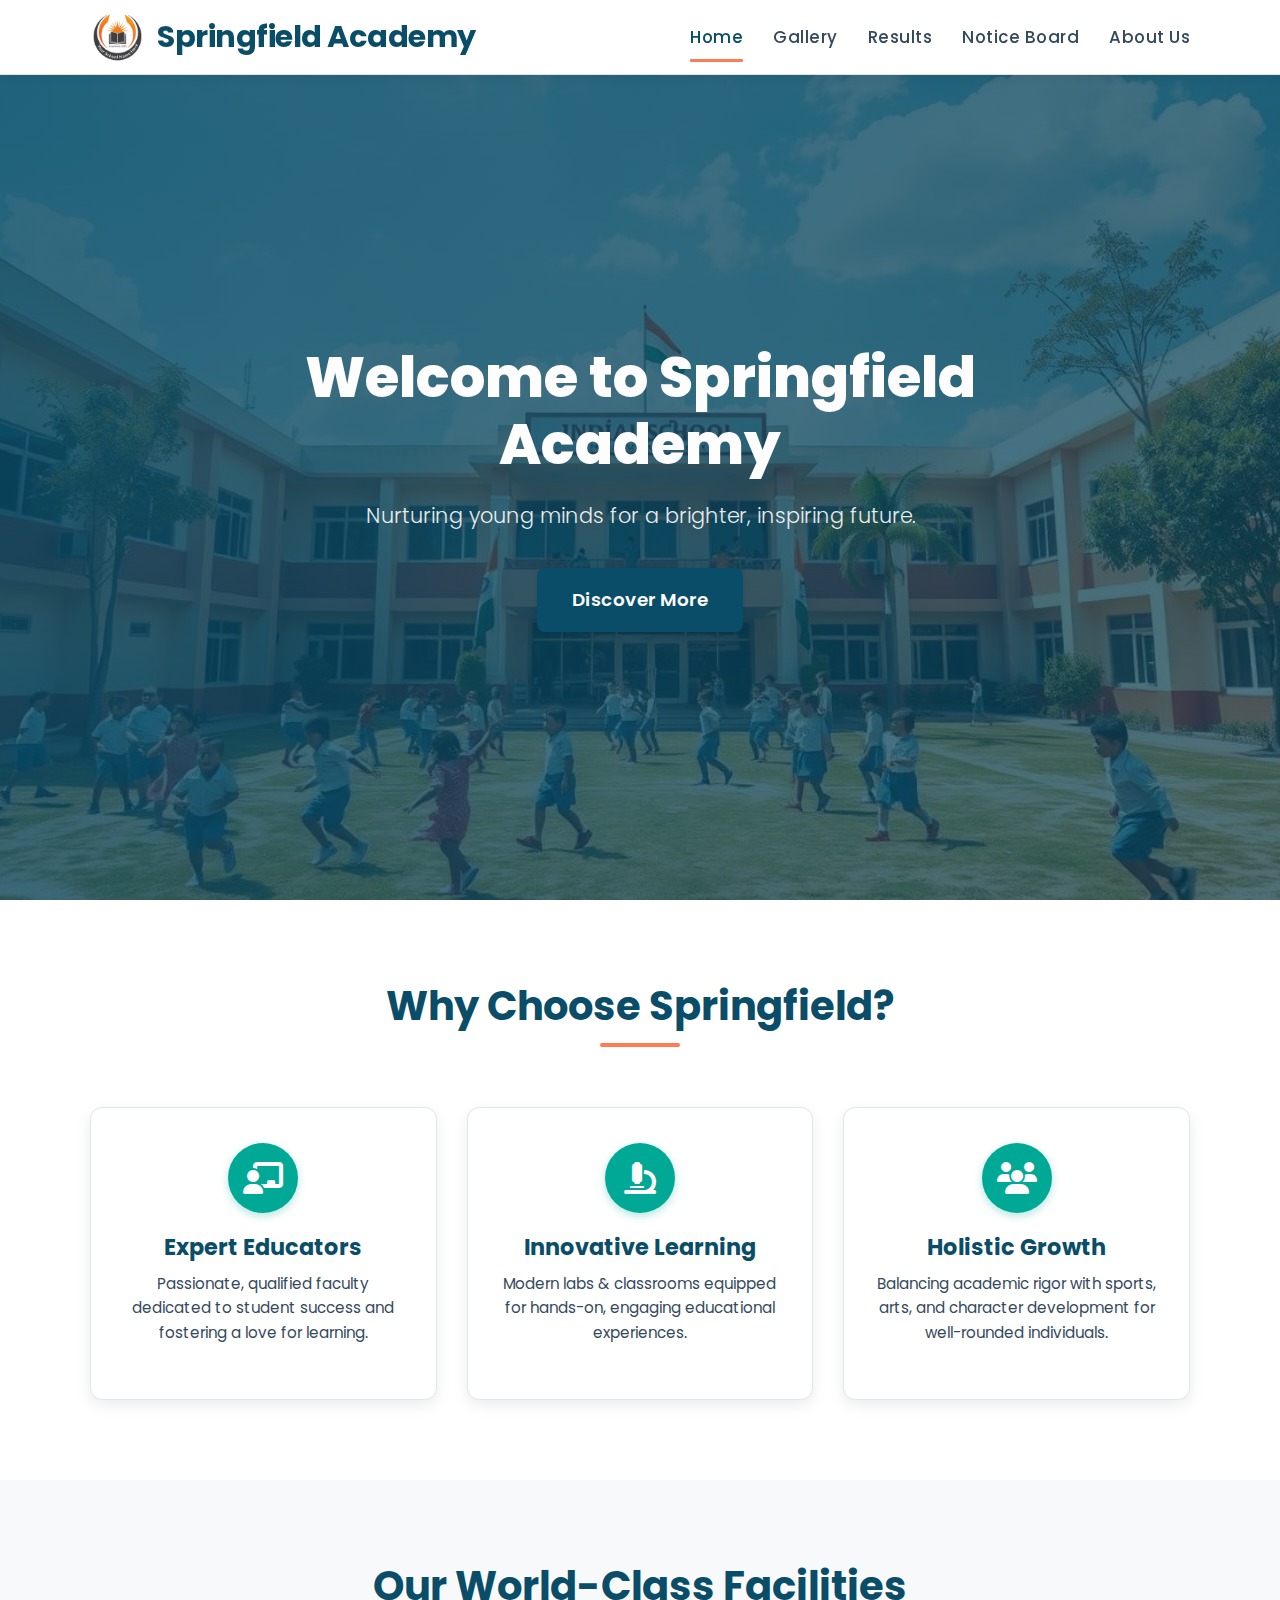
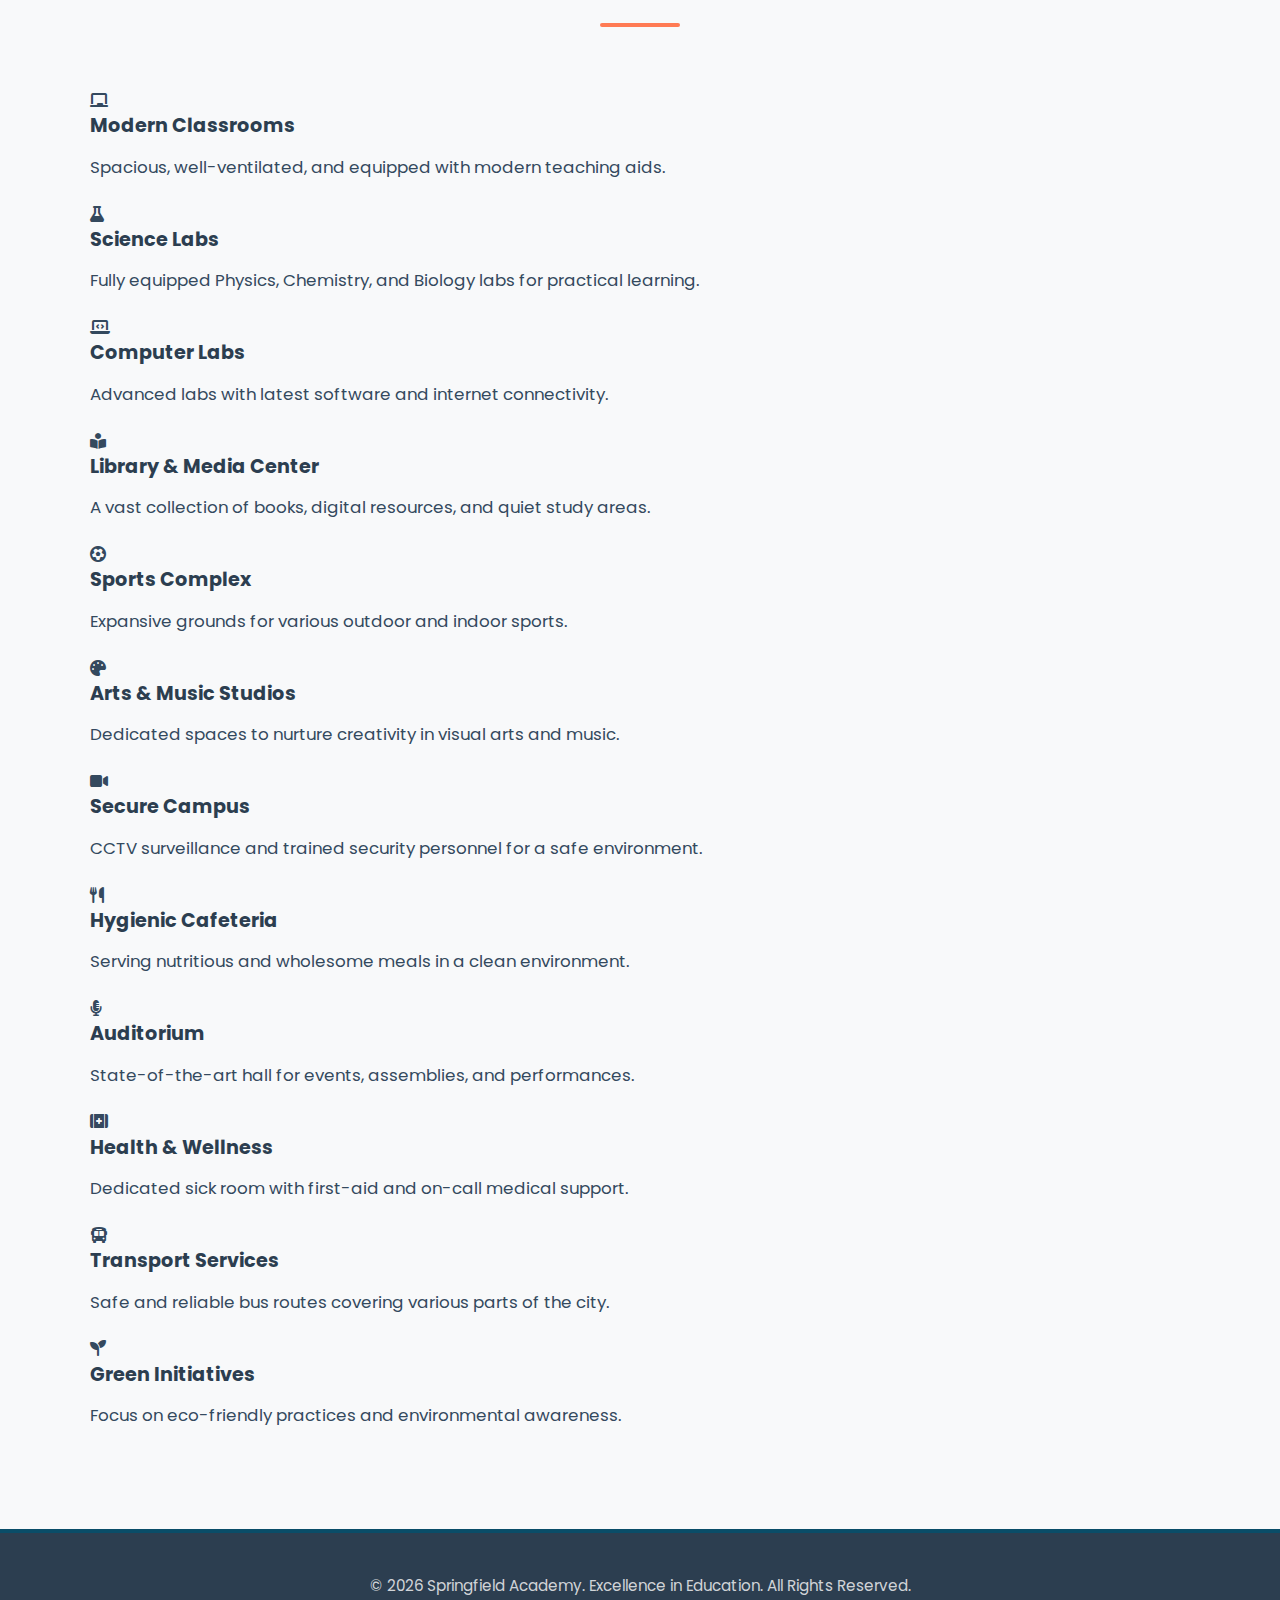
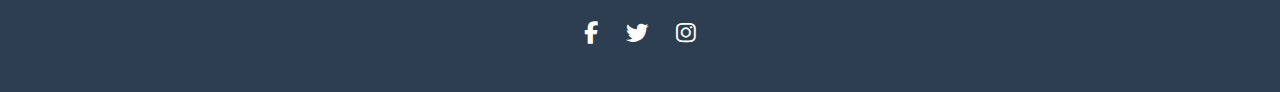
<file: index.html>
<!DOCTYPE html>
<html lang="en">

<head>
    <meta charset="UTF-8">
    <meta name="viewport" content="width=device-width, initial-scale=1.0">
    <title>Springfield Academy - Home</title>
    <link rel="manifest" href="/manifest.json">
    <meta name="theme-color" content="#0A4D68"> <!-- Same as in manifest.json -->
    <meta name="apple-mobile-web-app-capable" content="yes">
    <meta name="apple-mobile-web-app-status-bar-style" content="black-translucent">
    <meta name="apple-mobile-web-app-title" content="Springfield">
    <link rel="apple-touch-icon" href="/images/icons/icon-192x192.png">
    <link rel="stylesheet" href="https://cdnjs.cloudflare.com/ajax/libs/font-awesome/6.5.1/css/all.min.css">
    <link rel="stylesheet" href="css/style.css">
    <link rel="stylesheet" href="css/mobile-nav.css">
    <link rel="icon" href="images/favicon.ico" type="image/x-icon">
</head>

<body>
    <header>
        <div class="container">
            <a href="index.html" class="logo-link">
                <img src="images/logo.png" alt="Springfield Academy Logo" class="logo-img">
                <h1>Springfield Academy</h1>
            </a>
            <nav>
                <button class="nav-toggle" aria-label="toggle navigation">
                    <span class="hamburger"></span>
                </button>
                <ul class="nav-links">
                    <li><a href="index.html" class="active">Home</a></li>
                    <li><a href="gallery.html">Gallery</a></li>
                    <li><a href="results.html">Results</a></li>
                    <li><a href="notice.html">Notice Board</a></li>
                    <li><a href="about.html">About Us</a></li>
                </ul>
            </nav>
        </div>
    </header>

    <main>
        <section class="hero">
            <div class="hero-overlay"></div>
            <div class="hero-content">
                <h2>Welcome to Springfield Academy</h2>
                <p>Nurturing young minds for a brighter, inspiring future.</p>
                <a href="about.html" class="btn btn-primary btn-hero">Discover More</a>
            </div>
        </section>

        <section class="highlights section-padding">
            <div class="container">
                <h2 class="section-title">Why Choose Springfield?</h2>
                <div class="highlights-grid">
                    <a href="educators.html" class="highlight-item-link">
                        <div class="highlight-item">
                            <div class="highlight-icon-wrapper"><i class="fas fa-chalkboard-teacher"></i></div>
                            <h3>Expert Educators</h3>
                            <p>Passionate, qualified faculty dedicated to student success and fostering a love for learning.</p>
                        </div>
                    </a>
                    <div class="highlight-item">
                        <div class="highlight-icon-wrapper"><i class="fas fa-microscope"></i></div>
                        <h3>Innovative Learning</h3>
                        <p>Modern labs & classrooms equipped for hands-on, engaging educational experiences.</p>
                    </div>
                    <div class="highlight-item">
                        <div class="highlight-icon-wrapper"><i class="fas fa-users"></i></div>
                        <h3>Holistic Growth</h3>
                        <p>Balancing academic rigor with sports, arts, and character development for well-rounded individuals.</p>
                    </div>
                </div>
            </div>
        </section>

        <section class="facilities-section section-padding bg-light"> <!-- Changed class and added bg-light -->
            <div class="container">
                <h2 class="section-title">Our World-Class Facilities</h2>
                <div class="facilities-grid">
                    <div class="facility-item">
                        <i class="fas fa-chalkboard"></i>
                        <h4>Modern Classrooms</h4>
                        <p>Spacious, well-ventilated, and equipped with modern teaching aids.</p>
                    </div>
                    <div class="facility-item">
                        <i class="fas fa-flask"></i>
                        <h4>Science Labs</h4>
                        <p>Fully equipped Physics, Chemistry, and Biology labs for practical learning.</p>
                    </div>
                    <div class="facility-item">
                        <i class="fas fa-laptop-code"></i>
                        <h4>Computer Labs</h4>
                        <p>Advanced labs with latest software and internet connectivity.</p>
                    </div>
                    <div class="facility-item">
                        <i class="fas fa-book-open-reader"></i>
                        <h4>Library & Media Center</h4>
                        <p>A vast collection of books, digital resources, and quiet study areas.</p>
                    </div>
                    <div class="facility-item">
                        <i class="fas fa-futbol"></i>
                        <h4>Sports Complex</h4>
                        <p>Expansive grounds for various outdoor and indoor sports.</p>
                    </div>
                    <div class="facility-item">
                        <i class="fas fa-palette"></i>
                        <h4>Arts & Music Studios</h4>
                        <p>Dedicated spaces to nurture creativity in visual arts and music.</p>
                    </div>
                    <div class="facility-item">
                        <i class="fas fa-video"></i>
                        <h4>Secure Campus</h4>
                        <p>CCTV surveillance and trained security personnel for a safe environment.</p>
                    </div>
                    <div class="facility-item">
                        <i class="fas fa-utensils"></i>
                        <h4>Hygienic Cafeteria</h4>
                        <p>Serving nutritious and wholesome meals in a clean environment.</p>
                    </div>
                    <div class="facility-item">
                        <i class="fas fa-microphone-alt"></i>
                        <h4>Auditorium</h4>
                        <p>State-of-the-art hall for events, assemblies, and performances.</p>
                    </div>
                    <div class="facility-item">
                        <i class="fas fa-first-aid"></i>
                        <h4>Health & Wellness</h4>
                        <p>Dedicated sick room with first-aid and on-call medical support.</p>
                    </div>
                    <div class="facility-item">
                        <i class="fas fa-bus"></i>
                        <h4>Transport Services</h4>
                        <p>Safe and reliable bus routes covering various parts of the city.</p>
                    </div>
                    <div class="facility-item">
                        <i class="fas fa-seedling"></i>
                        <h4>Green Initiatives</h4>
                        <p>Focus on eco-friendly practices and environmental awareness.</p>
                    </div>
                </div>
            </div>
        </section>

    </main>

    <footer>
        <div class="container">
            <p>© <span id="currentYear"></span> Springfield Academy. Excellence in Education. All Rights Reserved.</p>
            <div class="social-links">
                <a href="#" aria-label="Facebook" title="Facebook"><i class="fab fa-facebook-f"></i></a>
                <a href="#" aria-label="Twitter" title="Twitter"><i class="fab fa-twitter"></i></a>
                <a href="#" aria-label="Instagram" title="Instagram"><i class="fab fa-instagram"></i></a>
            </div>
        </div>
    </footer>
     <nav class="mobile-bottom-nav">
        <ul>
            <li>
                <a href="index.html" class="mobile-nav-link">
                    <i class="fas fa-school"></i>
                    <span>Home</span>
                </a>
            </li>
            <li>
                <a href="gallery.html" class="mobile-nav-link">
                    <i class="fas fa-images"></i>
                    <span>Gallery</span>
                </a>
            </li>
            <li>
                <a href="results.html" class="mobile-nav-link">
                    <i class="fas fa-award"></i>
                    <span>Results</span>
                </a>
            </li>
            <li>
                <a href="notice.html" class="mobile-nav-link">
                    <i class="fas fa-bullhorn"></i>
                    <span>Notices</span>
                </a>
            </li>
            <li>
                <a href="about.html" class="mobile-nav-link">
                    <i class="fas fa-info-circle"></i>
                    <span>About</span>
                </a>
            </li>
        </ul>
    </nav>

    <script src="js/script.js"></script>
</body>
</html>
</file>
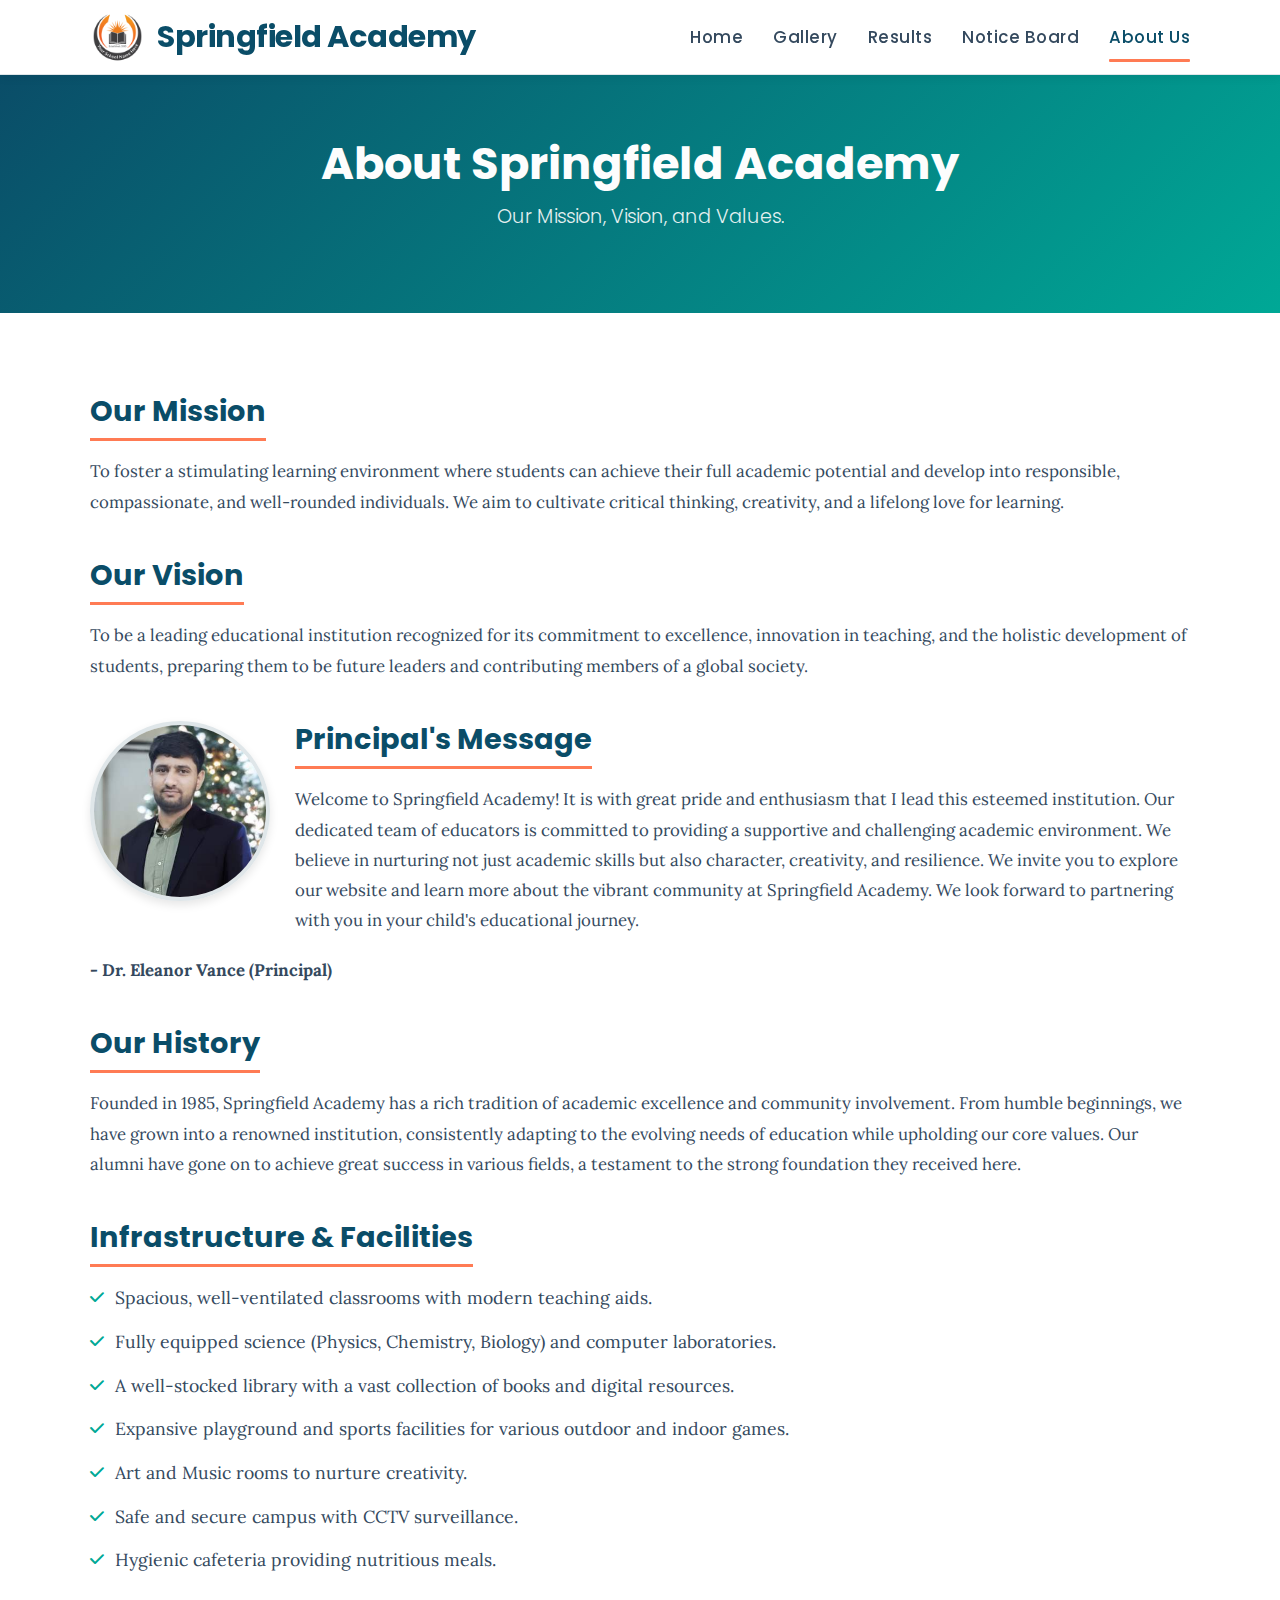
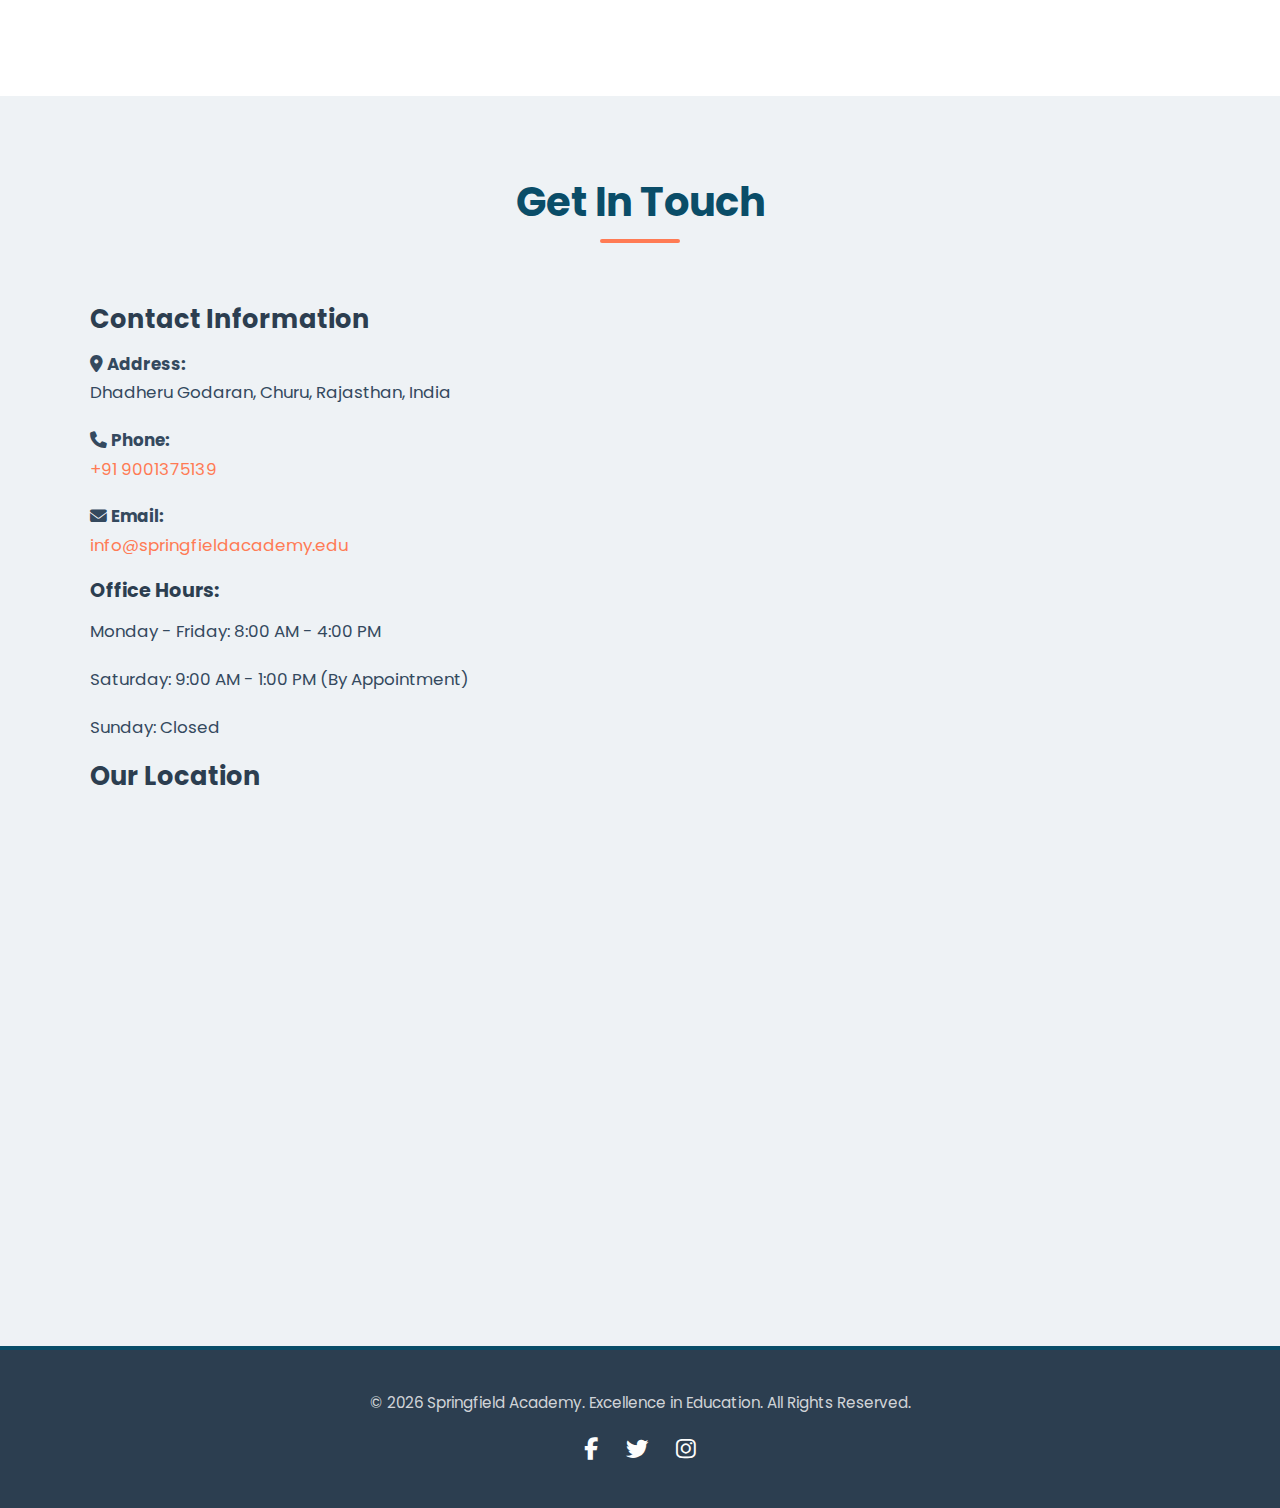
<file: about.html>
<!DOCTYPE html>
<html lang="en">
<head>
    <meta charset="UTF-8">
    <meta name="viewport" content="width=device-width, initial-scale=1.0">
    <title>About Us - Springfield Academy</title>
    <link rel="stylesheet" href="https://cdnjs.cloudflare.com/ajax/libs/font-awesome/6.5.1/css/all.min.css">
    <link rel="stylesheet" href="css/style.css">
    <link rel="icon" href="images/favicon.ico" type="image/x-icon">
</head>
<body>
    <header>
        <div class="container">
            <a href="index.html" class="logo-link">
                <img src="images/logo.png" alt="Springfield Academy Logo" class="logo-img">
                <h1>Springfield Academy</h1>
            </a>
            <nav>
                <button class="nav-toggle" aria-label="toggle navigation">
                    <span class="hamburger"></span>
                </button>
                <ul class="nav-links">
                    <li><a href="index.html">Home</a></li>
                    <li><a href="gallery.html">Gallery</a></li>
                    <li><a href="results.html">Results</a></li>
                    <li><a href="notice.html">Notice Board</a></li>
                    <li><a href="about.html" class="active">About Us</a></li>
                </ul>
            </nav>
        </div>
    </header>

    <main>
        <section class="page-title-section">
            <div class="container">
                <h2>About Springfield Academy</h2>
                <p>Our Mission, Vision, and Values.</p>
            </div>
        </section>

        <section class="about-content section-padding">
            <div class="container">
                <article class="about-section">
                    <h3>Our Mission</h3>
                    <p>To foster a stimulating learning environment where students can achieve their full academic potential and develop into responsible, compassionate, and well-rounded individuals. We aim to cultivate critical thinking, creativity, and a lifelong love for learning.</p>
                </article>

                <article class="about-section">
                    <h3>Our Vision</h3>
                    <p>To be a leading educational institution recognized for its commitment to excellence, innovation in teaching, and the holistic development of students, preparing them to be future leaders and contributing members of a global society.</p>
                </article>

                <article class="about-section">
                    <h3>Principal's Message</h3>
                    <img src="images/principal.jpg" alt="Principal of Springfield Academy" class="profile-img">
                    <p>Welcome to Springfield Academy! It is with great pride and enthusiasm that I lead this esteemed institution. Our dedicated team of educators is committed to providing a supportive and challenging academic environment. We believe in nurturing not just academic skills but also character, creativity, and resilience. We invite you to explore our website and learn more about the vibrant community at Springfield Academy. We look forward to partnering with you in your child's educational journey.</p>
                    <p><strong>- Dr. Eleanor Vance (Principal)</strong></p>
                </article>

                <article class="about-section">
                    <h3>Our History</h3>
                    <p>Founded in 1985, Springfield Academy has a rich tradition of academic excellence and community involvement. From humble beginnings, we have grown into a renowned institution, consistently adapting to the evolving needs of education while upholding our core values. Our alumni have gone on to achieve great success in various fields, a testament to the strong foundation they received here.</p>
                </article>

                 <article class="about-section">
                    <h3>Infrastructure & Facilities</h3>
                    <ul>
                        <li>Spacious, well-ventilated classrooms with modern teaching aids.</li>
                        <li>Fully equipped science (Physics, Chemistry, Biology) and computer laboratories.</li>
                        <li>A well-stocked library with a vast collection of books and digital resources.</li>
                        <li>Expansive playground and sports facilities for various outdoor and indoor games.</li>
                        <li>Art and Music rooms to nurture creativity.</li>
                        <li>Safe and secure campus with CCTV surveillance.</li>
                        <li>Hygienic cafeteria providing nutritious meals.</li>
                    </ul>
                </article>
            </div>
        </section>

        <section class="contact-us-section section-padding bg-neutral">
            <div class="container">
                <h2 class="section-title">Get In Touch</h2>
                <div class="contact-grid">
                    <div class="contact-details">
                        <h3>Contact Information</h3>
                        <p><i class="fas fa-map-marker-alt"></i> <strong>Address:</strong><br>
                           Dhadheru Godaran, Churu, Rajasthan, India</p>
                        <p><i class="fas fa-phone"></i> <strong>Phone:</strong><br>
                           <a href="tel:+919001375139">+91 9001375139</a></p>
                        <p><i class="fas fa-envelope"></i> <strong>Email:</strong><br>
                           <a href="mailto:info@springfieldacademy.edu">info@springfieldacademy.edu</a></p>
                        
                        <h4>Office Hours:</h4>
                        <p>Monday - Friday: 8:00 AM - 4:00 PM</p>
                        <p>Saturday: 9:00 AM - 1:00 PM (By Appointment)</p>
                        <p>Sunday: Closed</p>
                    </div>
                    <div class="map-container">
                        <h3>Our Location</h3>
                        <iframe
                            src="https://www.google.com/maps/embed?pb=!1m18!1m12!1m3!1d3519.509680922292!2d74.9500523150055!3d28.10067298263092!2m3!1f0!2f0!3f0!3m2!1i1024!2i768!4f13.1!3m3!1m2!1s0x3914080ca6529f37%3A0x2f84317e6a914460!2sDhadharu%20Godaran%2C%20Rajasthan%20331022!5e0!3m2!1sen!2sin!4v1685100000000!5m2!1sen!2sin" 
                            width="100%" 
                            height="450" 
                            style="border:0;" 
                            allowfullscreen="" 
                            loading="lazy" 
                            referrerpolicy="no-referrer-when-downgrade">
                        </iframe>
                    </div>
                </div>
            </div>
        </section>

    </main>

    <footer>
        <div class="container">
            <p>© <span id="currentYear"></span> Springfield Academy. Excellence in Education. All Rights Reserved.</p>
            <div class="social-links">
                <a href="#" aria-label="Facebook" title="Facebook"><i class="fab fa-facebook-f"></i></a>
                <a href="#" aria-label="Twitter" title="Twitter"><i class="fab fa-twitter"></i></a>
                <a href="#" aria-label="Instagram" title="Instagram"><i class="fab fa-instagram"></i></a>
            </div>
        </div>
    </footer>

    <script src="js/script.js"></script>
</body>
</html>
</file>
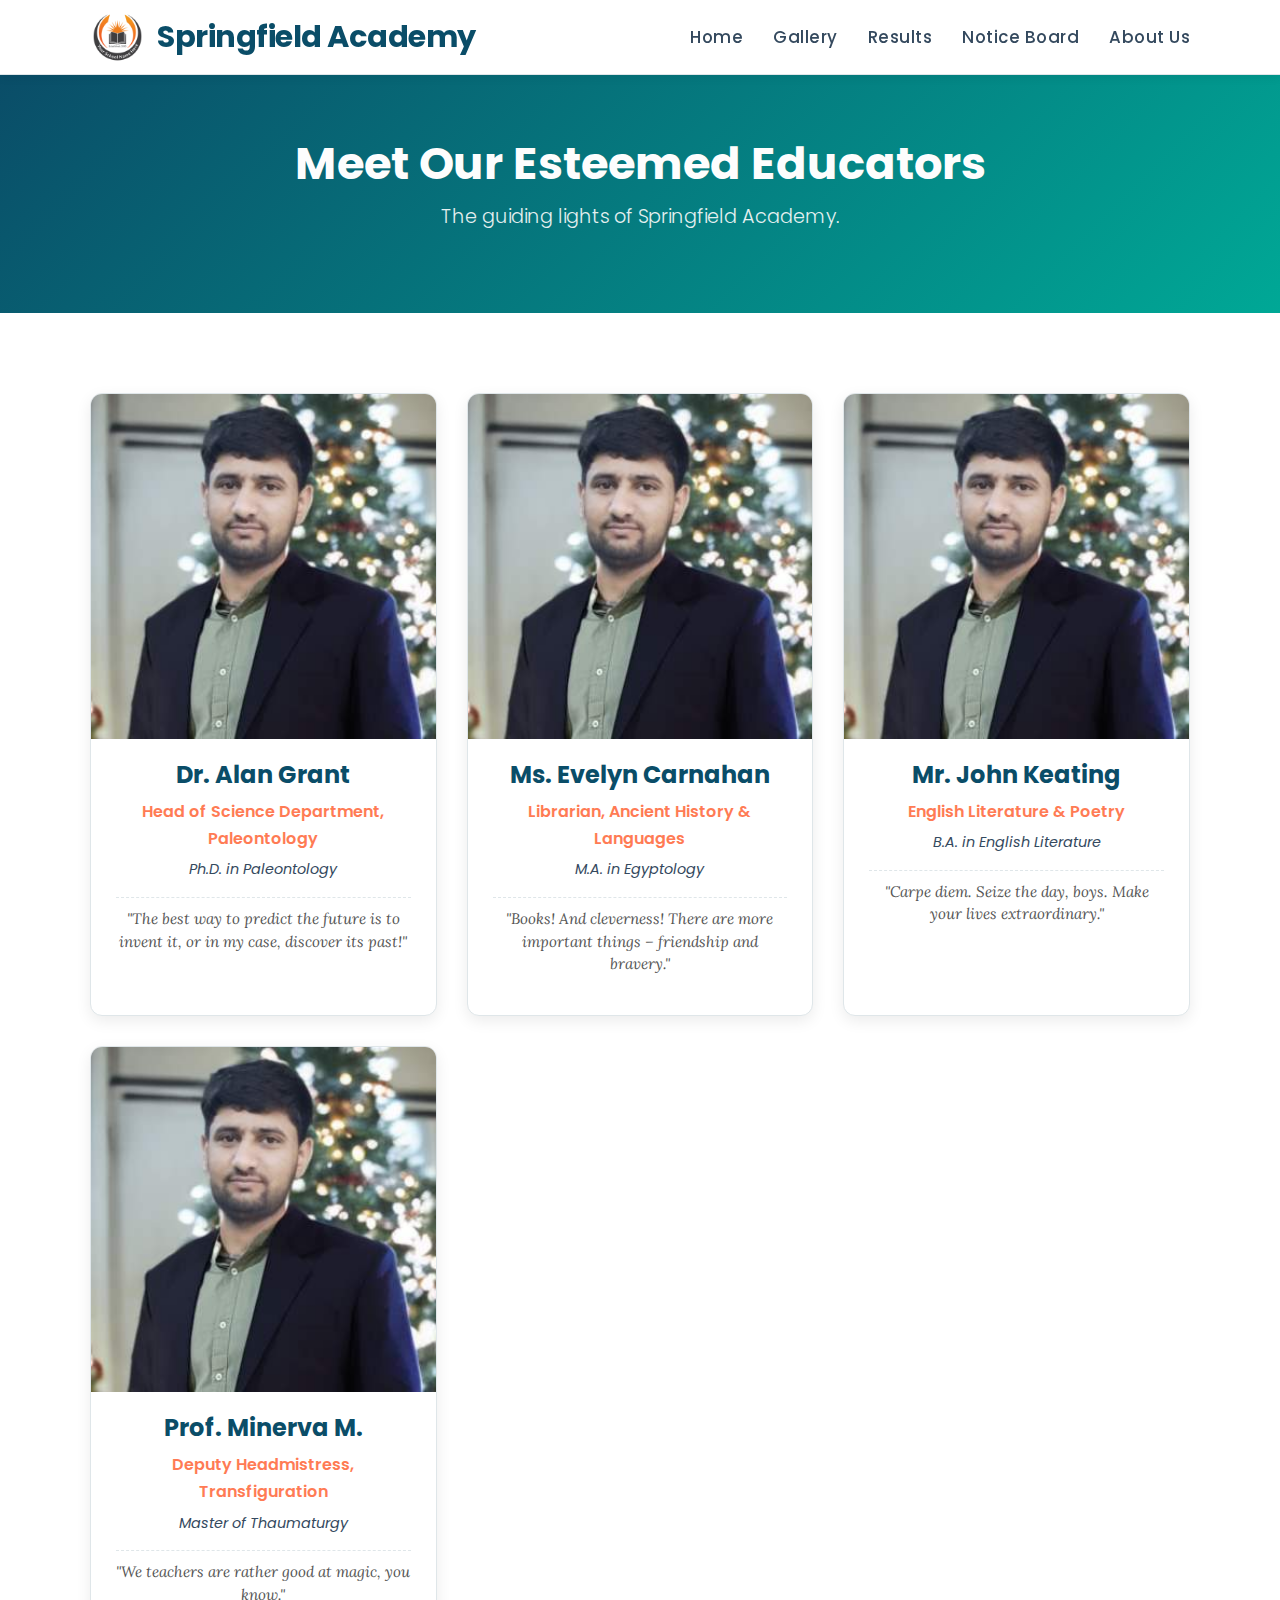
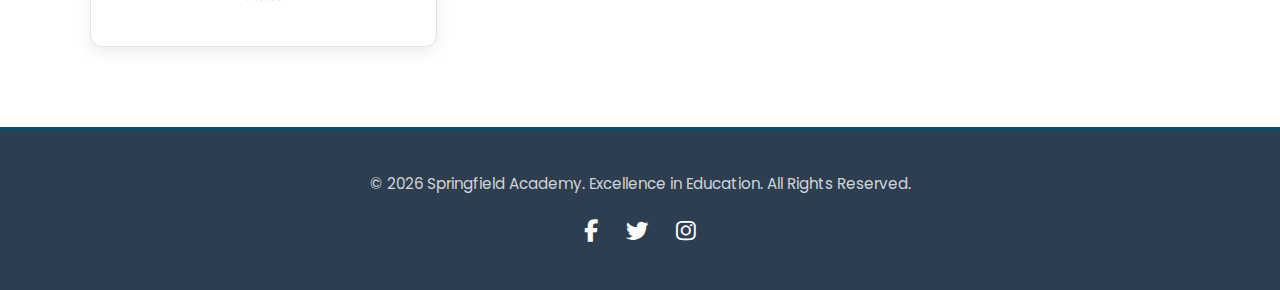
<file: educators.html>
<!DOCTYPE html>
<html lang="en">
<head>
    <meta charset="UTF-8">
    <meta name="viewport" content="width=device-width, initial-scale=1.0">
    <title>Our Educators - Springfield Academy</title>
    <link rel="stylesheet" href="https://cdnjs.cloudflare.com/ajax/libs/font-awesome/6.5.1/css/all.min.css">
    <link rel="stylesheet" href="css/style.css">
    <link rel="stylesheet" href="css/mobile-nav.css">
    <link rel="icon" href="images/favicon.ico" type="image/x-icon">
</head>
<body>
    <header>
        <div class="container">
            <a href="index.html" class="logo-link">
                <img src="images/logo.png" alt="Springfield Academy Logo" class="logo-img">
                <h1>Springfield Academy</h1>
            </a>
            <nav>
                <button class="nav-toggle" aria-label="toggle navigation">
                    <span class="hamburger"></span>
                </button>
                <ul class="nav-links">
                    <li><a href="index.html">Home</a></li>
                    <li><a href="gallery.html">Gallery</a></li>
                    <li><a href="results.html">Results</a></li>
                    <li><a href="notice.html">Notice Board</a></li>
                    <li><a href="about.html">About Us</a></li>
                </ul>
            </nav>
        </div>
    </header>

    <main>
        <section class="page-title-section">
            <div class="container">
                <h2>Meet Our Esteemed Educators</h2>
                <p>The guiding lights of Springfield Academy.</p>
            </div>
        </section>

        <section class="educators-section section-padding">
            <div class="container">
                <div class="educators-grid">
                    <!-- Educator Card 1 -->
                    <div class="educator-card">
                        <div class="educator-photo-wrapper">
                            <img src="images/educators/1.jpg" alt="Dr. Alan Grant">
                        </div>
                        <div class="educator-info">
                            <h3 class="educator-name">Dr. Alan Grant</h3>
                            <p class="educator-subject">Head of Science Department, Paleontology</p>
                            <p class="educator-degree">Ph.D. in Paleontology</p>
                            <p class="educator-quote">"The best way to predict the future is to invent it, or in my case, discover its past!"</p>
                        </div>
                    </div>

                    <!-- Educator Card 2 -->
                    <div class="educator-card">
                        <div class="educator-photo-wrapper">
                            <img src="images/educators/1.jpg" alt="Ms. Evelyn Carnahan">
                        </div>
                        <div class="educator-info">
                            <h3 class="educator-name">Ms. Evelyn Carnahan</h3>
                            <p class="educator-subject">Librarian, Ancient History & Languages</p>
                            <p class="educator-degree">M.A. in Egyptology</p>
                             <p class="educator-quote">"Books! And cleverness! There are more important things – friendship and bravery."</p>
                        </div>
                    </div>

                    <!-- Educator Card 3 -->
                    <div class="educator-card">
                        <div class="educator-photo-wrapper">
                            <img src="images/educators/1.jpg" alt="Mr. John Keating">
                        </div>
                        <div class="educator-info">
                            <h3 class="educator-name">Mr. John Keating</h3>
                            <p class="educator-subject">English Literature & Poetry</p>
                            <p class="educator-degree">B.A. in English Literature</p>
                            <p class="educator-quote">"Carpe diem. Seize the day, boys. Make your lives extraordinary."</p>
                        </div>
                    </div>
                     <!-- Educator Card 4 -->
                    <div class="educator-card">
                        <div class="educator-photo-wrapper">
                            <img src="images/educators/1.jpg" alt="Prof. Minerva McGonagall">
                        </div>
                        <div class="educator-info">
                            <h3 class="educator-name">Prof. Minerva M.</h3>
                            <p class="educator-subject">Deputy Headmistress, Transfiguration</p>
                            <p class="educator-degree">Master of Thaumaturgy</p>
                            <p class="educator-quote">"We teachers are rather good at magic, you know."</p>
                        </div>
                    </div>

                    <!-- Add more educator cards as needed -->

                </div>
            </div>
        </section>
    </main>

    <footer>
        <div class="container">
            <p>© <span id="currentYear"></span> Springfield Academy. Excellence in Education. All Rights Reserved.</p>
            <div class="social-links">
                <a href="#" aria-label="Facebook" title="Facebook"><i class="fab fa-facebook-f"></i></a>
                <a href="#" aria-label="Twitter" title="Twitter"><i class="fab fa-twitter"></i></a>
                <a href="#" aria-label="Instagram" title="Instagram"><i class="fab fa-instagram"></i></a>
            </div>
        </div>
    </footer>
     <nav class="mobile-bottom-nav">
        <ul>
            <li>
                <a href="index.html" class="mobile-nav-link">
                    <i class="fas fa-school"></i>
                    <span>Home</span>
                </a>
            </li>
            <li>
                <a href="gallery.html" class="mobile-nav-link">
                    <i class="fas fa-images"></i>
                    <span>Gallery</span>
                </a>
            </li>
            <li>
                <a href="results.html" class="mobile-nav-link">
                    <i class="fas fa-award"></i>
                    <span>Results</span>
                </a>
            </li>
            <li>
                <a href="notice.html" class="mobile-nav-link">
                    <i class="fas fa-bullhorn"></i>
                    <span>Notices</span>
                </a>
            </li>
            <li>
                <a href="about.html" class="mobile-nav-link">
                    <i class="fas fa-info-circle"></i>
                    <span>About</span>
                </a>
            </li>
        </ul>
    </nav>

    <script src="js/script.js"></script>
</body>
</html>
</file>
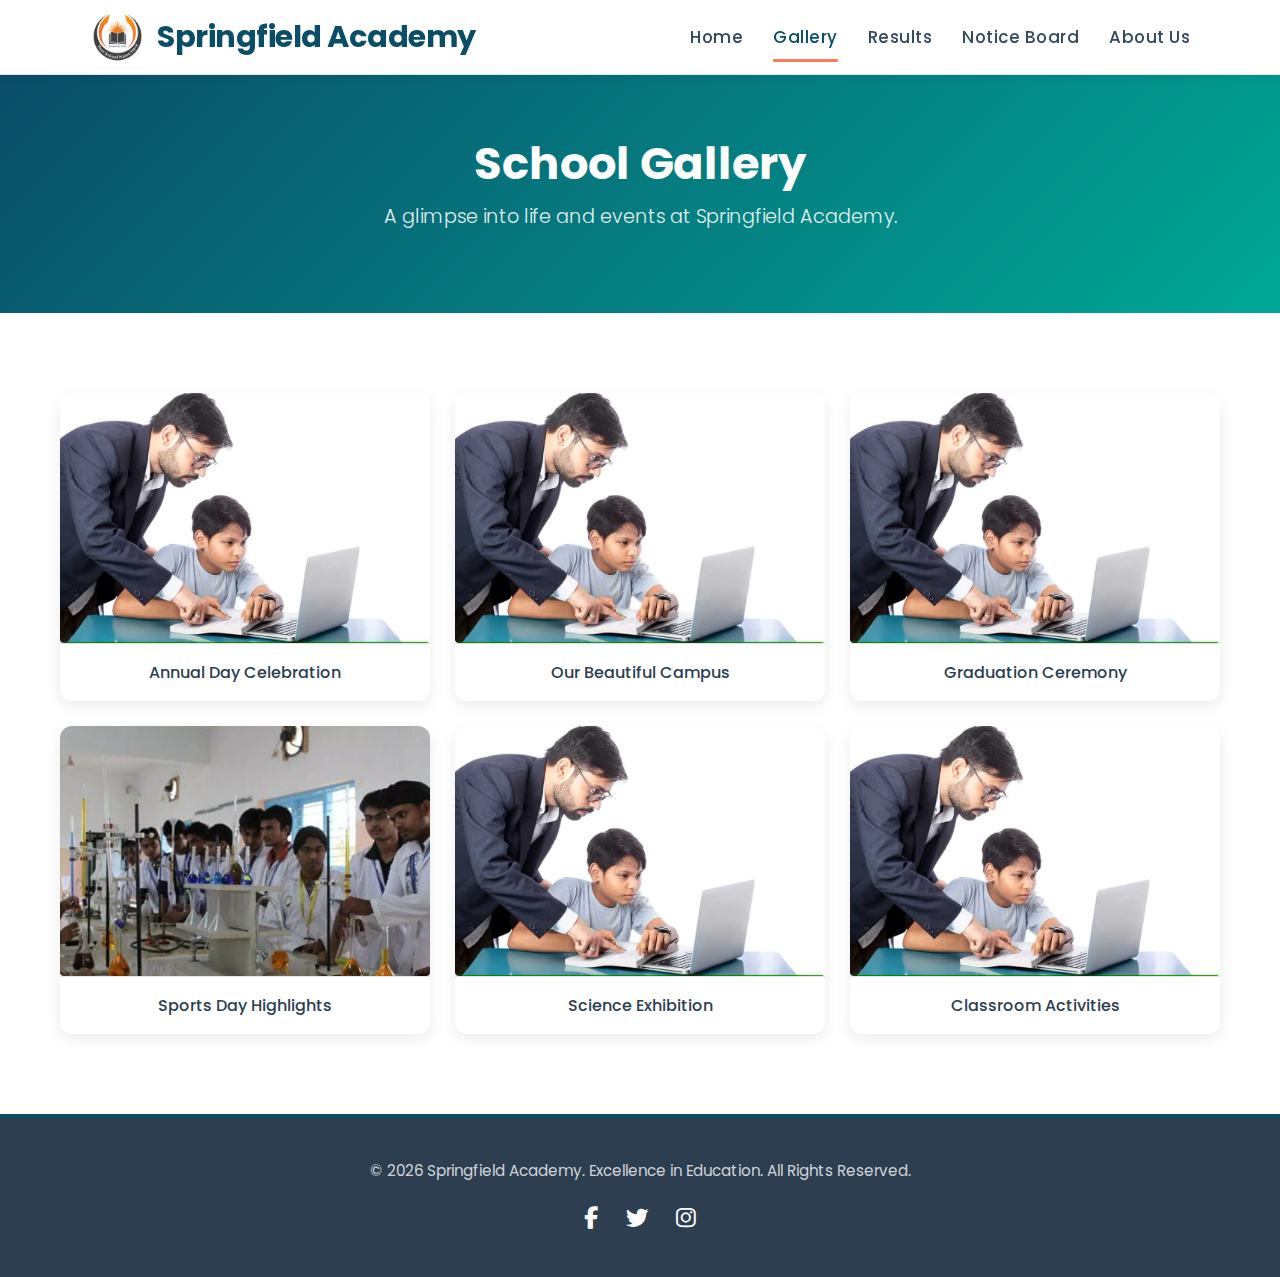
<file: gallery.html>
<!DOCTYPE html>
<html lang="en">
<head>
    <meta charset="UTF-8">
    <meta name="viewport" content="width=device-width, initial-scale=1.0">
    <title>Gallery - Springfield Academy</title>
    <link rel="stylesheet" href="https://cdnjs.cloudflare.com/ajax/libs/font-awesome/6.5.1/css/all.min.css">
    <link rel="stylesheet" href="css/style.css">      
    <link rel="stylesheet" href="css/gallery.css">    
    <link rel="stylesheet" href="css/mobile-nav.css">
    <link rel="icon" href="images/favicon.ico" type="image/x-icon">
</head>
<body>
    <header>
        <div class="container">
            <a href="index.html" class="logo-link">
                <img src="images/logo.png" alt="Springfield Academy Logo" class="logo-img">
                <h1>Springfield Academy</h1>
            </a>
            <nav>
                <button class="nav-toggle" aria-label="toggle navigation">
                    <span class="hamburger"></span>
                </button>
                <ul class="nav-links">
                    <li><a href="index.html">Home</a></li>
                    <li><a href="gallery.html" class="active">Gallery</a></li>
                    <li><a href="results.html">Results</a></li>
                    <li><a href="notice.html">Notice Board</a></li>
                    <li><a href="about.html">About Us</a></li>
                </ul>
            </nav>
        </div>
    </header>

    <main>
        <section class="page-title-section">
            <div class="container">
                <h2>School Gallery</h2>
                <p>A glimpse into life and events at Springfield Academy.</p>
            </div>
        </section>

        <section class="gallery-grid section-padding">
            <div class="container">
                <div id="image-gallery-container" class="image-gallery">
                    <!-- Gallery albums will be dynamically loaded here by js/gallery.js -->
                    <p class="loading-text">Loading gallery...</p>
                </div>

                <!-- Lightbox Structure -->
                <div id="lightbox" class="lightbox">
                    <span class="close-lightbox">×</span>
                    <button class="lightbox-nav prev" aria-label="Previous image" title="Previous image"><</button>
                    <div class="lightbox-image-container">
                        <img class="lightbox-content" id="lightbox-img" alt="Gallery image">
                    </div>
                    <button class="lightbox-nav next" aria-label="Next image" title="Next image">></button>
                    <div id="lightbox-caption"></div>
                    <div id="lightbox-counter"></div>
                </div>
            </div>
        </section>
    </main>

    <footer>
        <div class="container">
            <p>© <span id="currentYear"></span> Springfield Academy. Excellence in Education. All Rights Reserved.</p>
            <div class="social-links">
                <a href="#" aria-label="Facebook" title="Facebook"><i class="fab fa-facebook-f"></i></a>
                <a href="#" aria-label="Twitter" title="Twitter"><i class="fab fa-twitter"></i></a>
                <a href="#" aria-label="Instagram" title="Instagram"><i class="fab fa-instagram"></i></a>
            </div>
        </div>
    </footer>
     <nav class="mobile-bottom-nav">
        <ul>
            <li>
                <a href="index.html" class="mobile-nav-link">
                    <i class="fas fa-school"></i>
                    <span>Home</span>
                </a>
            </li>
            <li>
                <a href="gallery.html" class="mobile-nav-link">
                    <i class="fas fa-images"></i>
                    <span>Gallery</span>
                </a>
            </li>
            <li>
                <a href="results.html" class="mobile-nav-link">
                    <i class="fas fa-award"></i>
                    <span>Results</span>
                </a>
            </li>
            <li>
                <a href="notice.html" class="mobile-nav-link">
                    <i class="fas fa-bullhorn"></i>
                    <span>Notices</span>
                </a>
            </li>
            <li>
                <a href="about.html" class="mobile-nav-link">
                    <i class="fas fa-info-circle"></i>
                    <span>About</span>
                </a>
            </li>
        </ul>
    </nav>

    <script src="js/script.js"></script>       <!-- Main common script -->
    <script src="js/gallery.js" defer></script>    <!-- Gallery-specific script -->
</body>
</html>
</file>
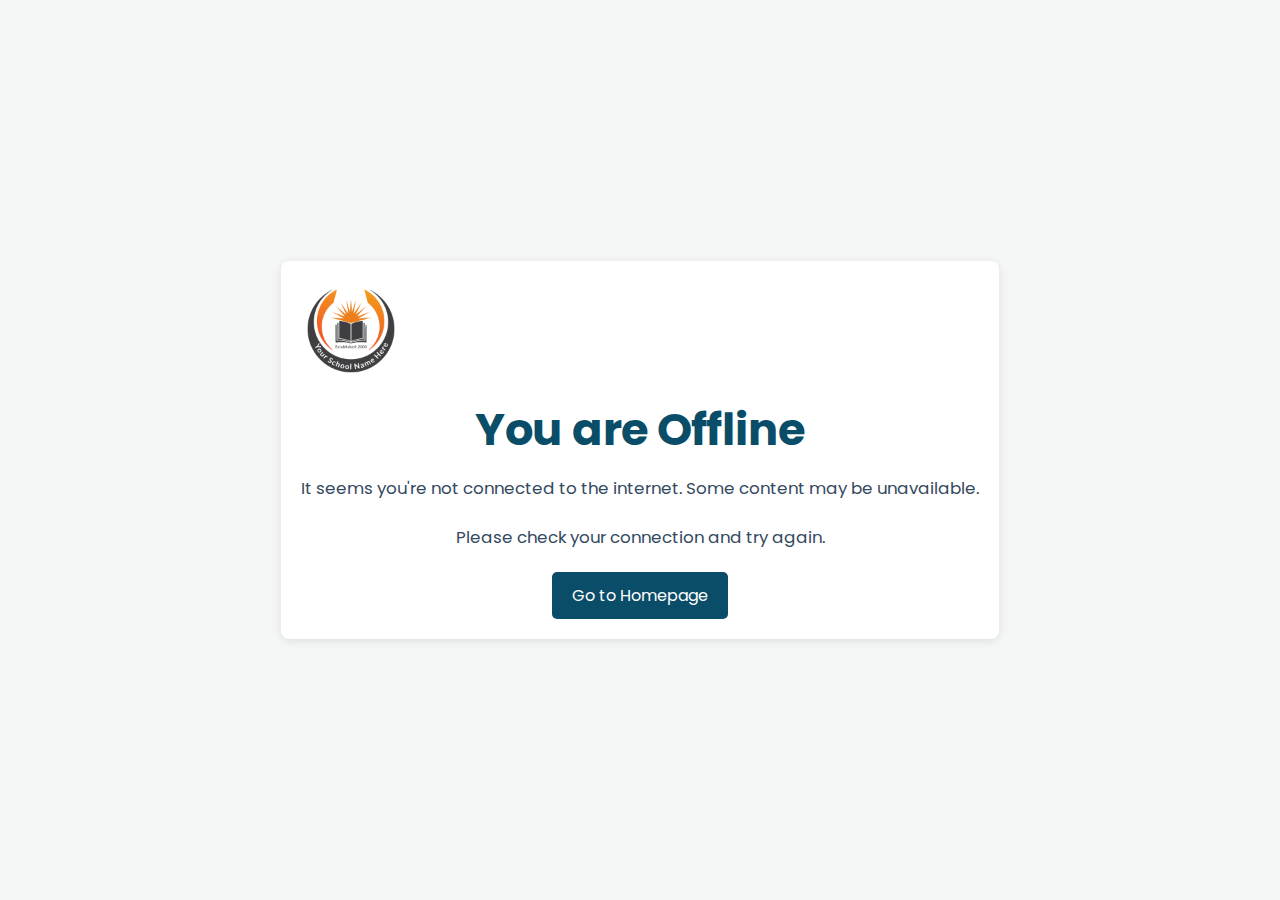
<file: offline.html>
<!DOCTYPE html>
<html lang="en">
<head>
    <meta charset="UTF-8">
    <meta name="viewport" content="width=device-width, initial-scale=1.0">
    <title>Springfield Academy - Offline</title>
    <link rel="manifest" href="/manifest.json">
    <meta name="theme-color" content="#0A4D68"> <!-- Same as in manifest.json -->
    <meta name="apple-mobile-web-app-capable" content="yes">
    <meta name="apple-mobile-web-app-status-bar-style" content="black-translucent">
    <meta name="apple-mobile-web-app-title" content="Springfield">
    <link rel="apple-touch-icon" href="/images/icons/icon-192x192.png">
    <link rel="stylesheet" href="/css/style.css"> <!-- Link to your main CSS -->
    <style>
        body { display: flex; flex-direction: column; align-items: center; justify-content: center; min-height: 100vh; text-align: center; background-color: #f4f7f6; }
        .offline-container { padding: 20px; background-color: #fff; border-radius: 8px; box-shadow: 0 2px 10px rgba(0,0,0,0.1); }
        h1 { color: var(--primary-color); margin-bottom: 15px; }
        p { margin-bottom: 20px; }
        a.btn-offline { display: inline-block; padding: 10px 20px; background-color: var(--primary-color); color: white; text-decoration: none; border-radius: 5px; }
    </style>
</head>
<body>
    <div class="offline-container">
        <img src="/images/logo.png" alt="Springfield Academy Logo" style="max-width: 100px; margin-bottom: 20px;">
        <h1>You are Offline</h1>
        <p>It seems you're not connected to the internet. Some content may be unavailable.</p>
        <p>Please check your connection and try again.</p>
        <a href="/index.html" class="btn-offline">Go to Homepage</a>
    </div>
</body>
</html>
</file>
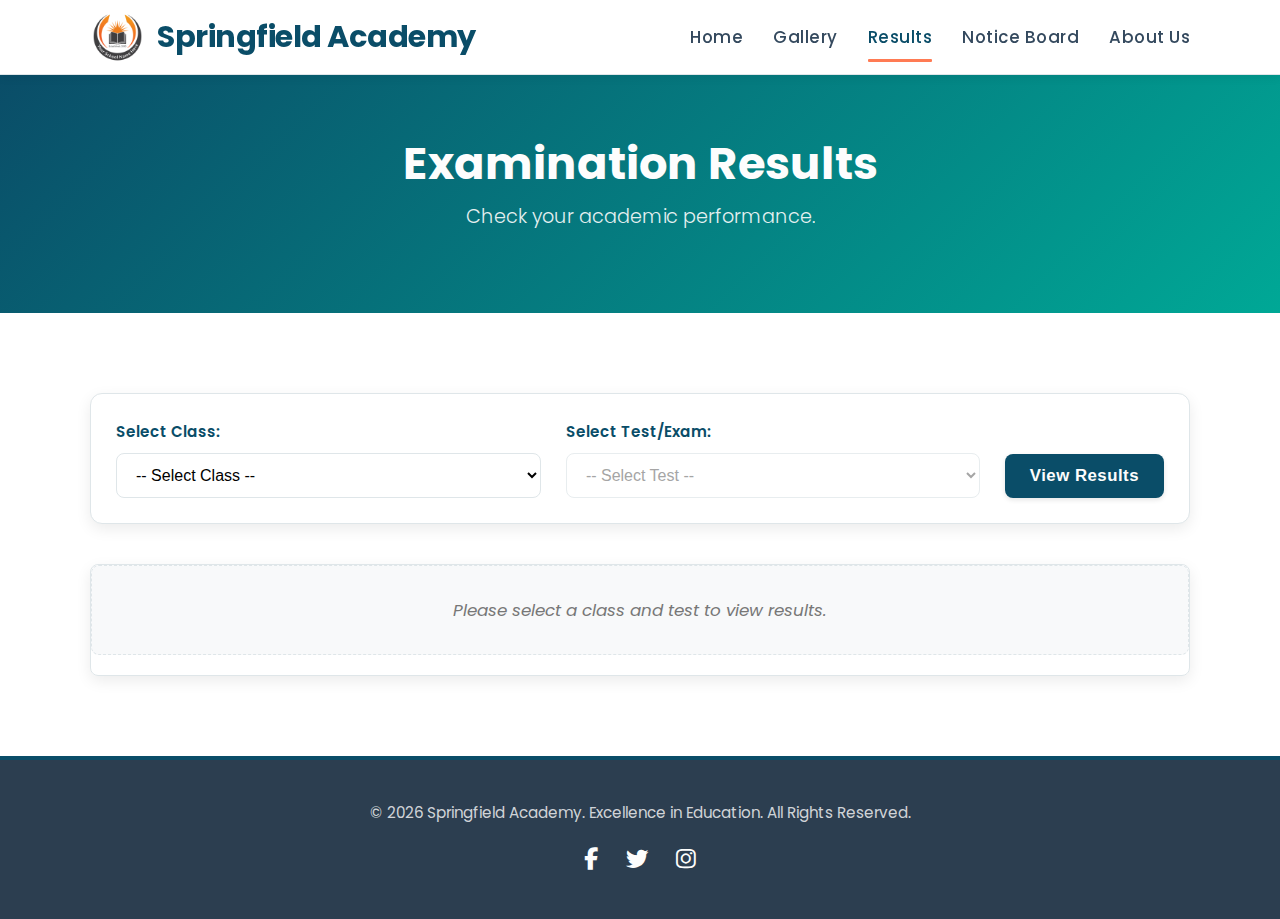
<file: results.html>
<!DOCTYPE html>
<html lang="en">

<head>
    <meta charset="UTF-8">
    <meta name="viewport" content="width=device-width, initial-scale=1.0">
    <title>Results - Springfield Academy</title>
    <link rel="manifest" href="/manifest.json">
    <meta name="theme-color" content="#0A4D68"> <!-- Same as in manifest.json -->
    <meta name="apple-mobile-web-app-capable" content="yes">
    <meta name="apple-mobile-web-app-status-bar-style" content="black-translucent">
    <meta name="apple-mobile-web-app-title" content="Springfield">
    <link rel="apple-touch-icon" href="/images/icons/icon-192x192.png">
    <link rel="stylesheet" href="https://cdnjs.cloudflare.com/ajax/libs/font-awesome/6.5.1/css/all.min.css">
    <link rel="stylesheet" href="css/style.css">
    <link rel="stylesheet" href="css/mobile-nav.css">
    <link rel="stylesheet" href="css/results.css"> <!-- ADDED THIS LINE -->
    <link rel="icon" href="images/favicon.ico" type="image/x-icon">
</head>

<body>
    <header>
        <div class="container">
            <a href="index.html" class="logo-link">
                <img src="images/logo.png" alt="Springfield Academy Logo" class="logo-img">
                <h1>Springfield Academy</h1>
            </a>
            <nav>
                <button class="nav-toggle" aria-label="toggle navigation">
                    <span class="hamburger"></span>
                </button>
                <ul class="nav-links">
                    <li><a href="index.html">Home</a></li>
                    <li><a href="gallery.html">Gallery</a></li>
                    <li><a href="results.html" class="active">Results</a></li>
                    <li><a href="notice.html">Notice Board</a></li>
                    <li><a href="about.html">About Us</a></li>
                </ul>
            </nav>
        </div>
    </header>

    <main>
        <section class="page-title-section">
            <div class="container">
                <h2>Examination Results</h2>
                <p>Check your academic performance.</p>
            </div>
        </section>

        <section class="results-section section-padding">
            <div class="container">
                <div class="results-filter">
                    <div class="form-group">
                        <label for="class-select">Select Class:</label>
                        <select id="class-select" class="form-control">
                            <option value="">-- Select Class --</option>
                        </select>
                    </div>
                    <div class="form-group">
                        <label for="test-select">Select Test/Exam:</label>
                        <select id="test-select" class="form-control" disabled>
                            <option value="">-- Select Test --</option>
                        </select>
                    </div>
                    <button id="view-results-btn" class="btn btn-primary" disabled>View Results</button>
                </div>

                <div id="results-table-container" class="table-responsive"> <!-- Added table-responsive here -->
                    <p class="placeholder-text">Please select a class and test to view results.</p>
                </div>
            </div>
        </section>
    </main>

    <footer>
        <div class="container">
            <p>© <span id="currentYear"></span> Springfield Academy. Excellence in Education. All Rights Reserved.</p>
            <div class="social-links">
                <a href="#" aria-label="Facebook" title="Facebook"><i class="fab fa-facebook-f"></i></a>
                <a href="#" aria-label="Twitter" title="Twitter"><i class="fab fa-twitter"></i></a>
                <a href="#" aria-label="Instagram" title="Instagram"><i class="fab fa-instagram"></i></a>
            </div>
        </div>
    </footer>
    <nav class="mobile-bottom-nav">
        <ul>
            <li>
                <a href="index.html" class="mobile-nav-link">
                    <i class="fas fa-school"></i>
                    <span>Home</span>
                </a>
            </li>
            <li>
                <a href="gallery.html" class="mobile-nav-link">
                    <i class="fas fa-images"></i>
                    <span>Gallery</span>
                </a>
            </li>
            <li>
                <a href="results.html" class="mobile-nav-link">
                    <i class="fas fa-award"></i>
                    <span>Results</span>
                </a>
            </li>
            <li>
                <a href="notice.html" class="mobile-nav-link">
                    <i class="fas fa-bullhorn"></i>
                    <span>Notices</span>
                </a>
            </li>
            <li>
                <a href="about.html" class="mobile-nav-link">
                    <i class="fas fa-info-circle"></i>
                    <span>About</span>
                </a>
            </li>
        </ul>
    </nav>

    <script src="js/script.js"></script>
    <script src="js/results.js" defer></script> <!-- ADDED THIS LINE -->
</body>

</html>
</file>
<file: css/style.css>
/* --- Google Fonts --- */
@import url('https://fonts.googleapis.com/css2?family=Poppins:wght@300;400;500;600;700;800&display=swap');
@import url('https://fonts.googleapis.com/css2?family=Lora:ital,wght@0,400;0,500;0,600;1,400&display=swap');


/* --- CSS Variables --- */
:root {
    --primary-color: #0A4D68; /* Deeper, sophisticated blue */
    --primary-color-dark: #083D53;
    --secondary-color: #FF7B54; /* Vibrant, warm coral/orange */
    --accent-color: #00A896; /* Teal for positive actions/highlights */
    --text-color: #34495e; /* Dark grayish blue */
    --heading-color: #2c3e50; /* Slightly darker for headings */
    --light-text-color: #fdfdfd;
    --bg-color: #ffffff;
    --light-bg-color: #f8f9fa; /* Very light gray */
    --neutral-bg-color: #eef2f5; /* Slightly more pronounced light background */
    --border-color: #dfe6e9;
    --card-shadow: 0 5px 15px rgba(0, 0, 0, 0.08);
    --card-hover-shadow: 0 8px 25px rgba(0, 0, 0, 0.12);
    --font-primary: 'Poppins', sans-serif;
    --font-secondary: 'Lora', serif; /* For more descriptive text or quotes if needed */
    --header-height: 75px;
    --border-radius-sm: 4px;
    --border-radius-md: 8px;
    --border-radius-lg: 12px;
    --transition-speed: 0.3s;
}

/* --- Reset & Base Styles --- */
* {
    margin: 0;
    padding: 0;
    box-sizing: border-box;
}

body {
    font-family: var(--font-primary);
    line-height: 1.7;
    color: var(--text-color);
    background-color: var(--bg-color);
    font-size: 16px;
    -webkit-font-smoothing: antialiased;
    -moz-osx-font-smoothing: grayscale;
}

h1, h2, h3, h4, h5, h6 {
    font-family: var(--font-primary);
    font-weight: 700;
    line-height: 1.3;
    margin-bottom: 0.85rem;
    color: var(--heading-color);
}

h1 { font-size: 2.8rem; letter-spacing: -0.5px; }
h2 { font-size: 2.2rem; }
h3 { font-size: 1.6rem; }
h4 { font-size: 1.2rem; }

p {
    margin-bottom: 1.2rem;
    font-size: 1.05rem;
}

a {
    text-decoration: none;
    color: var(--secondary-color);
    transition: color var(--transition-speed) ease, opacity var(--transition-speed) ease;
}

a:hover {
    color: var(--primary-color);
    opacity: 0.85;
}

img {
    max-width: 100%;
    height: auto;
    display: block;
    border-radius: var(--border-radius-sm);
}

ul {
    list-style: none;
}

.container {
    max-width: 1140px;
    margin: 0 auto;
    padding: 0 20px;
}

.section-padding {
    padding: 80px 0;
}

.bg-light {
    background-color: var(--light-bg-color);
}
.bg-neutral {
    background-color: var(--neutral-bg-color);
}

.text-center {
    text-align: center;
}

.section-title {
    text-align: center;
    margin-bottom: 60px;
    color: var(--primary-color);
    font-weight: 700;
    font-size: 2.5rem;
    position: relative;
    padding-bottom: 15px;
}

.section-title::after {
    content: '';
    position: absolute;
    bottom: 0;
    left: 50%;
    transform: translateX(-50%);
    width: 80px;
    height: 4px;
    background-color: var(--secondary-color);
    border-radius: 2px;
}

/* --- Header & Navigation --- */
header {
    background-color: rgba(255, 255, 255, 0.97);
    backdrop-filter: blur(10px);
    box-shadow: 0 2px 10px rgba(0, 0, 0, 0.07);
    position: sticky;
    top: 0;
    z-index: 1000;
    height: var(--header-height);
    display: flex;
    align-items: center;
    border-bottom: 1px solid var(--border-color);
}

header .container {
    display: flex;
    justify-content: space-between;
    align-items: center;
    width: 100%;
}

.logo-link {
    display: flex;
    align-items: center;
    color: var(--heading-color);
}

.logo-link:hover {
    color: var(--heading-color);
}

.logo-img {
    height: 55px;
    margin-right: 12px;
    border-radius: var(--border-radius-sm);
}

header h1 {
    font-size: 1.9rem;
    margin: 0;
    font-weight: 700;
    color: var(--primary-color);
}

.nav-links {
    display: flex;
}

.nav-links li {
    margin-left: 30px;
}

.nav-links a {
    color: var(--text-color);
    font-weight: 500;
    padding: 8px 0;
    position: relative;
    letter-spacing: 0.5px;
    font-size: 1.05rem;
}

.nav-links a::after {
    content: '';
    position: absolute;
    bottom: -5px;
    left: 0;
    width: 0;
    height: 2.5px;
    background-color: var(--secondary-color);
    border-radius: 1px;
    transition: width var(--transition-speed) ease;
}

.nav-links a:hover::after,
.nav-links a.active::after {
    width: 100%;
}

.nav-links a:hover,
.nav-links a.active {
    color: var(--primary-color);
}

.nav-toggle {
    display: none;
    background: none;
    border: none;
    cursor: pointer;
    padding: 10px;
    z-index: 1001;
}

.hamburger {
    display: block;
    width: 28px;
    height: 3px;
    background-color: var(--primary-color);
    position: relative;
    transition: transform 0.3s ease, background-color 0.3s ease;
    border-radius: 1px;
}

.hamburger::before,
.hamburger::after {
    content: '';
    position: absolute;
    width: 28px;
    height: 3px;
    background-color: var(--primary-color);
    left: 0;
    transition: transform 0.3s ease, top 0.3s ease, bottom 0.3s ease;
    border-radius: 1px;
}

.hamburger::before { top: -9px; }
.hamburger::after { bottom: -9px; }

.nav-toggle.active .hamburger { background-color: transparent; }
.nav-toggle.active .hamburger::before { transform: rotate(45deg); top: 0; }
.nav-toggle.active .hamburger::after { transform: rotate(-45deg); bottom: 0; }


/* --- Buttons --- */
.btn {
    display: inline-block;
    padding: 14px 30px;
    border: none;
    border-radius: var(--border-radius-md);
    font-weight: 600;
    cursor: pointer;
    transition: all var(--transition-speed) ease;
    text-align: center;
    letter-spacing: 0.5px;
    font-size: 1.05rem;
    box-shadow: 0 2px 5px rgba(0,0,0,0.1);
}

.btn-primary {
    background-color: var(--primary-color);
    color: var(--light-text-color);
}

.btn-primary:hover {
    background-color: var(--primary-color-dark);
    color: var(--light-text-color);
    transform: translateY(-3px);
    box-shadow: 0 4px 10px rgba(0,0,0,0.15);
}

.btn-secondary {
    background-color: var(--secondary-color);
    color: var(--light-text-color);
}

.btn-secondary:hover {
    background-color: #e65c3a;
    color: var(--light-text-color);
    transform: translateY(-3px);
    box-shadow: 0 4px 10px rgba(0,0,0,0.15);
}

.btn-hero {
    padding: 16px 35px;
    font-size: 1.15rem;
}


/* --- Hero Section (Home Page) --- */
.hero {
    background: url('../images/hero-bg.jpg') no-repeat center center/cover;
    color: var(--light-text-color);
    min-height: calc(100vh - var(--header-height));
    display: flex;
    align-items: center;
    justify-content: center;
    text-align: center;
    position: relative;
    padding: 40px 20px;
}

.hero-overlay {
    content: '';
    position: absolute;
    top: 0;
    left: 0;
    width: 100%;
    height: 100%;
    background: linear-gradient(135deg, rgba(10, 77, 104, 0.85) 0%, rgba(8, 61, 83, 0.7) 100%);
}

.hero-content {
    position: relative;
    z-index: 1;
    max-width: 750px;
    animation: fadeInHeroContent 1s ease-out forwards;
}

@keyframes fadeInHeroContent {
    from { opacity: 0; transform: translateY(20px); }
    to { opacity: 1; transform: translateY(0); }
}

.hero h2 {
    font-size: 3.5rem;
    margin-bottom: 20px;
    font-weight: 800;
    color: var(--light-text-color);
    line-height: 1.2;
}

.hero p {
    font-size: 1.3rem;
    margin-bottom: 35px;
    opacity: 0.9;
    font-weight: 300;
}

/* --- Highlights Section (Home Page) --- */
.highlights-grid {
    display: grid;
    grid-template-columns: repeat(auto-fit, minmax(300px, 1fr));
    gap: 30px;
    margin-top: 30px;
}

.highlight-item {
    background-color: var(--bg-color);
    padding: 35px 30px;
    text-align: center;
    border-radius: var(--border-radius-lg);
    box-shadow: var(--card-shadow);
    transition: transform var(--transition-speed) ease, box-shadow var(--transition-speed) ease;
    border: 1px solid var(--border-color);
}

.highlight-item:hover {
    transform: translateY(-8px);
    box-shadow: var(--card-hover-shadow);
}

.highlight-icon-wrapper {
    width: 70px;
    height: 70px;
    border-radius: 50%;
    background-color: var(--accent-color);
    color: var(--light-text-color);
    display: flex;
    align-items: center;
    justify-content: center;
    margin: 0 auto 20px auto;
    font-size: 2rem;
    box-shadow: 0 3px 8px rgba(0, 168, 150, 0.3);
}

.highlight-item h3 {
    color: var(--primary-color);
    margin-bottom: 10px;
    font-size: 1.4rem;
}
.highlight-item p {
    font-size: 0.95rem;
    line-height: 1.6;
}

/* --- Page Title Section (for internal pages) --- */
.page-title-section {
    background: linear-gradient(135deg, var(--primary-color) 0%, var(--accent-color) 100%);
    color: var(--light-text-color);
    padding: 60px 0;
    text-align: center;
}
.page-title-section h2 {
    font-size: 2.8rem;
    margin-bottom: 8px;
    color: var(--light-text-color);
    font-weight: 700;
}
.page-title-section p {
    font-size: 1.2rem;
    opacity: 0.9;
    font-weight: 300;
}

/* --- Notice Board Page & Cards --- */
#notices-container .loading-text,
.placeholder-text, /* General placeholder */
#image-gallery-container .loading-text, /* Gallery loading */
#image-gallery-container .placeholder-text /* Gallery placeholder */
{
    text-align: center;
    font-style: italic;
    color: #777;
    padding: 30px 20px;
    border: 1px dashed var(--border-color);
    border-radius: var(--border-radius-md);
    background-color: var(--light-bg-color);
    width: 100%; /* Ensure it spans if container is flex/grid */
}

.notice-card {
    background-color: var(--bg-color);
    border: 1px solid var(--border-color);
    border-left: 6px solid var(--primary-color);
    border-radius: var(--border-radius-md);
    padding: 25px;
    margin-bottom: 25px;
    box-shadow: var(--card-shadow);
    transition: box-shadow var(--transition-speed) ease, transform var(--transition-speed) ease;
    position: relative;
}

.notice-card:hover {
    box-shadow: var(--card-hover-shadow);
    transform: translateY(-5px);
}

.notice-card.new-notice {
    border-left-color: var(--secondary-color);
}

.notice-header {
    display: flex;
    justify-content: space-between;
    align-items: flex-start;
    margin-bottom: 12px;
    flex-wrap: wrap;
}

.notice-title {
    font-size: 1.5rem;
    color: var(--primary-color);
    margin-bottom: 5px;
    font-weight: 600;
    flex-basis: 70%;
}

.notice-date {
    font-size: 0.9rem;
    color: #6c757d;
    font-weight: 500;
    margin-top: 4px;
    white-space: nowrap;
}

.new-badge {
    position: absolute;
    top: 15px;
    right: 15px;
    background-color: var(--secondary-color);
    color: white;
    font-size: 0.8rem;
    padding: 5px 10px;
    border-radius: var(--border-radius-sm);
    font-weight: 600;
    text-transform: uppercase;
    letter-spacing: 0.5px;
    box-shadow: 0 2px 4px rgba(0,0,0,0.1);
}

.notice-description {
    margin-bottom: 15px;
    color: var(--text-color);
    font-size: 1rem;
    line-height: 1.7;
}

.notice-image {
    max-width: 100%;
    height: auto;
    border-radius: var(--border-radius-sm);
    margin-top: 20px;
    border: 1px solid var(--border-color);
}

/* --- Results Page --- */
.results-filter {
    background-color: var(--bg-color);
    padding: 25px;
    border-radius: var(--border-radius-lg);
    margin-bottom: 40px;
    display: flex;
    flex-wrap: wrap;
    gap: 25px;
    align-items: flex-end;
    box-shadow: var(--card-shadow);
    border: 1px solid var(--border-color);
}

.form-group {
    display: flex;
    flex-direction: column;
    flex-grow: 1;
    min-width: 220px;
}

.form-group label {
    margin-bottom: 8px;
    font-weight: 600;
    color: var(--primary-color);
    font-size: 0.95rem;
}

.form-control {
    padding: 12px 15px;
    border: 1px solid var(--border-color);
    border-radius: var(--border-radius-md);
    font-size: 1rem;
    width: 100%;
    background-color: var(--bg-color);
    transition: border-color var(--transition-speed) ease, box-shadow var(--transition-speed) ease;
}
.form-control:focus {
    border-color: var(--primary-color);
    box-shadow: 0 0 0 0.2rem rgba(10, 77, 104, 0.25);
    outline: none;
}

.results-filter .btn {
    align-self: flex-end;
    padding: 12px 25px;
}

.table-responsive {
    overflow-x: auto;
    margin-top: 30px;
    border-radius: var(--border-radius-md);
    box-shadow: var(--card-shadow);
    border: 1px solid var(--border-color);
}

.results-table {
    width: 100%;
    border-collapse: collapse;
}

.results-table th,
.results-table td {
    border-bottom: 1px solid var(--border-color);
    padding: 15px 18px;
    text-align: left;
    font-size: 0.95rem;
}
.results-table td:first-child, .results-table th:first-child { border-left: none; }
.results-table td:last-child, .results-table th:last-child { border-right: none; }


.results-table thead {
    background-color: var(--primary-color-dark);
    color: var(--light-text-color);
}
.results-table thead th {
    border-bottom-width: 2px;
    border-bottom-color: var(--primary-color);
    font-weight: 600;
    text-transform: uppercase;
    letter-spacing: 0.5px;
    font-size: 0.85rem;
}

.results-table tbody tr:nth-child(even) {
    background-color: var(--light-bg-color);
}

.results-table tbody tr:hover {
    background-color: #e9ecef;
}

.results-table .rank-col { text-align: center; font-weight: 600; color: var(--accent-color); }
.results-table .percentage-col { font-weight: bold; color: var(--primary-color); }
.results-table .name-col { font-weight: 500; }


/* --- Gallery Page --- */
.gallery-grid .container {
    max-width: 1200px;
}
.image-gallery { /* This is the container for gallery-items */
    display: grid;
    grid-template-columns: repeat(auto-fit, minmax(300px, 1fr));
    gap: 25px; /* Increased gap */
}

.gallery-item {
    background-color: var(--bg-color); /* Add a background if caption is outside image */
    border-radius: var(--border-radius-lg);
    box-shadow: var(--card-shadow);
    cursor: pointer;
    overflow: hidden; /* Important if caption is part of this item but image has own radius */
    display: flex; /* For aligning image and caption if caption is below */
    flex-direction: column;
    transition: transform var(--transition-speed) ease, box-shadow var(--transition-speed) ease;
    opacity: 0; /* For scroll animation */
    transform: translateY(30px); /* For scroll animation */
    transition: opacity 0.6s ease-out, transform 0.6s ease-out, box-shadow var(--transition-speed) ease;
}
.gallery-item.is-visible { /* For scroll animation */
    opacity: 1;
    transform: translateY(0);
}

.gallery-item:hover {
    transform: scale(1.03); /* Keep overall item hover effect */
    box-shadow: var(--card-hover-shadow);
}

.gallery-item img {
    width: 100%;
    height: 250px; /* Adjust as needed */
    object-fit: cover;
    /* Remove border-radius from img if gallery-item has overflow:hidden and its own radius */
    /* border-radius: var(--border-radius-lg) var(--border-radius-lg) 0 0; if caption below */
    transition: transform 0.4s ease;
}

.gallery-item:hover img {
    /* Optional: if you want image to zoom slightly more than card, but can be tricky with caption */
    /* transform: scale(1.05); */
}

.gallery-item-caption {
    padding: 15px;
    text-align: center; /* Or left, as preferred */
    background-color: var(--bg-color); /* Or a slightly different shade */
    color: var(--heading-color);
    font-weight: 500;
    font-size: 1rem;
    border-top: 1px solid var(--border-color); /* If caption is below image */
    /* No opacity or transform changes needed, it's always visible */
}


/* Lightbox styles */
.lightbox {
    display: none;
    position: fixed;
    z-index: 1001;
    /* remove padding-top: 50px; */
    left: 0;
    top: 0;
    width: 100%;
    height: 100%;
    overflow: hidden; /* Prevent scrollbars on lightbox itself */
    background-color: rgba(0,0,0,0.93);
    align-items: center;
    justify-content: center;
    padding: 20px; /* Add some padding around the content area */
}

.lightbox-image-container {
    position: relative;
    display: flex;
    align-items: center;
    justify-content: center;
    width: 100%; /* Take full width of padded lightbox area */
    height: 100%; /* Take full height of padded lightbox area */
}

.lightbox-content { /* This is the <img> tag */
    display: block;
    max-width: 100%; /* Max width of its container */
    max-height: 100%; /* Max height of its container */
    object-fit: contain; /* Crucial to see the whole image and maintain aspect ratio */
    animation-name: zoomInLightbox;
    animation-duration: 0.5s;
    border-radius: var(--border-radius-sm); /* Optional: slight radius on image */
    box-shadow: 0 0 25px rgba(0,0,0,0.5); /* Optional: subtle shadow around image */
}

@keyframes zoomInLightbox {
    from {transform:scale(0.8); opacity: 0;}
    to {transform:scale(1); opacity: 1;}
}

.close-lightbox {
    position: absolute;
    top: 20px;
    right: 25px;
    color: #f1f1f1;
    font-size: 35px; /* Adjusted */
    font-weight: bold;
    transition: 0.3s;
    cursor: pointer;
    line-height: 1;
    z-index: 1003; /* Above nav buttons */
}

.close-lightbox:hover,
.close-lightbox:focus { color: #bbb; }

.lightbox-nav {
    position: absolute;
    top: 50%;
    transform: translateY(-50%);
    background-color: rgba(20, 20, 20, 0.6); /* Slightly lighter */
    color: white;
    border: none;
    font-size: 2.2rem; /* Adjusted */
    padding: 12px 18px; /* Adjusted */
    cursor: pointer;
    z-index: 1002;
    border-radius: var(--border-radius-md);
    transition: background-color 0.2s ease;
    user-select: none;
}

.lightbox-nav:hover {
    background-color: rgba(0, 0, 0, 0.8);
}

.lightbox-nav.prev {
    left: 20px; /* Adjusted for overall padding */
}

.lightbox-nav.next {
    right: 20px; /* Adjusted for overall padding */
}

.lightbox-nav.disabled {
    opacity: 0.4;
    cursor: default;
    pointer-events: none; /* Make it truly unclickable */
}

#lightbox-caption {
    position: absolute;
    bottom: 20px;
    left: 50%;
    transform: translateX(-50%);
    width: auto;
    max-width: 70%; /* Max width of caption */
    text-align: center;
    color: #eee;
    background-color: rgba(0,0,0,0.75);
    padding: 10px 18px;
    border-radius: var(--border-radius-sm);
    font-size: 1rem;
    z-index: 1002;
}
#lightbox-counter {
    position: absolute;
    top: 25px;
    left: 50%;
    transform: translateX(-50%);
    color: #ddd;
    background-color: rgba(0,0,0,0.75);
    padding: 6px 12px;
    border-radius: var(--border-radius-sm);
    font-size: 0.9rem;
    z-index: 1002;
}


/* --- About Us Page --- */
.about-content {
    font-family: var(--font-secondary);
    font-size: 1.1rem;
    line-height: 1.8;
}
.about-content h3, .about-content h2, .about-content h4 {
    font-family: var(--font-primary);
}

.about-section {
    margin-bottom: 40px;
}
.about-section h3 {
    color: var(--primary-color);
    font-size: 1.8rem;
    margin-bottom: 15px;
    border-bottom: 3px solid var(--secondary-color);
    padding-bottom: 8px;
    display: inline-block;
}
.about-section .profile-img {
    float: left;
    width: 180px;
    height: 180px;
    object-fit: cover;
    border-radius: 50%;
    margin-right: 25px;
    margin-bottom: 15px;
    border: 4px solid var(--border-color);
    box-shadow: 0 4px 10px rgba(0,0,0,0.1);
}
.about-section ul {
    list-style: none;
    padding-left: 0;
}
.about-section ul li {
    margin-bottom: 12px;
    padding-left: 25px;
    position: relative;
}
.about-section ul li::before {
    content: "\f00c";
    font-family: "Font Awesome 6 Free";
    font-weight: 900;
    position: absolute;
    left: 0;
    top: 1px;
    color: var(--accent-color);
    font-size: 0.9em;
}

/* --- Footer --- */
footer {
    background-color: var(--heading-color);
    color: rgba(253, 253, 253, 0.8);
    padding: 40px 0;
    text-align: center;
    border-top: 4px solid var(--primary-color);
}

footer .container {
    display: flex;
    flex-direction: column;
    align-items: center;
}

footer p {
    margin-bottom: 15px;
    font-size: 0.95rem;
}

.social-links a {
    color: var(--light-text-color);
    margin: 0 12px;
    font-size: 1.4rem;
    transition: color var(--transition-speed) ease, transform var(--transition-speed) ease;
}

.social-links a:hover {
    color: var(--secondary-color);
    transform: scale(1.1);
}


/* --- Responsive Design --- */
@media (max-width: 992px) {
    .hero h2 { font-size: 2.8rem; }
    .hero p { font-size: 1.15rem; }
    .section-title { font-size: 2.2rem; }
    .page-title-section h2 { font-size: 2.4rem; }
    .highlight-item h3 { font-size: 1.3rem; }
    .image-gallery { grid-template-columns: repeat(auto-fit, minmax(280px, 1fr)); } /* Adjust for smaller screens */

}

@media (max-width: 768px) {
    body { font-size: 15px; }
    h1 { font-size: 2.2rem; }
    h2 { font-size: 1.9rem; }

    header h1 { font-size: 1.6rem; }
    .logo-img { height: 45px; }

    .nav-toggle { display: block; }
    .nav-links {
        display: none;
        flex-direction: column;
        width: 100%;
        position: absolute;
        top: calc(var(--header-height) - 1px);
        left: 0;
        background-color: var(--bg-color);
        box-shadow: 0 5px 10px rgba(0,0,0,0.1);
        padding-bottom: 10px;
        border-top: 1px solid var(--border-color);
    }
    .nav-links.active { display: flex; }
    .nav-links li { margin: 0; }
    .nav-links a {
        display: block;
        padding: 18px 20px;
        border-bottom: 1px solid var(--border-color);
        text-align: left;
    }
    .nav-links a::after { display: none; }
    .nav-links li:last-child a { border-bottom: none; }


    .hero { min-height: 70vh; }
    .hero h2 { font-size: 2.3rem; }
    .hero p { font-size: 1.1rem; }
    .btn-hero { padding: 14px 30px; font-size: 1.05rem; }

    .highlights-grid { grid-template-columns: 1fr; gap: 25px; }

    .results-filter { flex-direction: column; align-items: stretch; }
    .results-filter .form-group { width: 100%; }
    .results-filter .btn { width: 100%; margin-top: 15px; }

    .notice-header { flex-direction: column; align-items: flex-start; }
    .notice-title { flex-basis: 100%; margin-bottom: 5px; }
    .notice-date { margin-top: 0; margin-bottom: 10px; }
    .new-badge { top: 10px; right: 10px; padding: 4px 8px; font-size: 0.75rem; }

    .about-section .profile-img {
        float: none;
        display: block;
        margin: 0 auto 25px auto;
        width: 150px;
        height: 150px;
    }
    .section-padding { padding: 60px 0; }
    .page-title-section { padding: 50px 0; }
    .image-gallery { grid-template-columns: repeat(auto-fit, minmax(250px, 1fr)); gap: 20px;}


    .lightbox-nav { font-size: 1.8rem; padding: 8px 12px; }
    .lightbox-nav.prev { left: 10px; }
    .lightbox-nav.next { right: 10px; }
    #lightbox-caption { max-width: 85%; font-size: 0.9rem; padding: 8px 12px; bottom: 10px;}
    #lightbox-counter { top: 15px; padding: 5px 10px; font-size: 0.8rem;}
    .close-lightbox {top: 15px; right: 15px; font-size: 30px;}


}

@media (max-width: 480px) {
    h1 { font-size: 2rem; }
    h2 { font-size: 1.7rem; }
    .section-title { font-size: 1.8rem; }
    .page-title-section h2 { font-size: 2rem; }

    header h1 { font-size: 1.4rem; }
    .logo-img { height: 40px; }

    .hero h2 { font-size: 2rem; }
    .hero p { font-size: 1rem; }

    .btn { padding: 12px 25px; font-size: 0.95rem; }
    
    .results-table th,
    .results-table td { padding: 10px 12px; font-size: 0.9rem; }

    .notice-title { font-size: 1.3rem; }
    .notice-description { font-size: 0.95rem; }

    .image-gallery { grid-template-columns: 1fr; gap: 20px;} /* Single column on very small screens */
    .gallery-item img { height: 220px; }

}
/* --- Highlights Section Link Wrapper --- */
.highlight-item-link {
    text-decoration: none; /* Remove underline from link */
    color: inherit; /* Inherit text color from parent */
    display: block; /* Make the link a block to contain the card */
    border-radius: var(--border-radius-lg); /* Match card's border radius if any */
    transition: transform var(--transition-speed) ease, box-shadow var(--transition-speed) ease;
}
.highlight-item-link:hover .highlight-item { /* Apply hover styles to the card inside link */
    transform: translateY(-8px);
    box-shadow: var(--card-hover-shadow);
}
/* Adjust original .highlight-item hover if it was standalone */
.highlight-item:hover { /* If not wrapped in a link */
    transform: translateY(-8px);
    box-shadow: var(--card-hover-shadow);
}


/* --- Educators Page --- */
.educators-grid {
    display: grid;
    grid-template-columns: repeat(auto-fit, minmax(300px, 1fr));
    gap: 30px;
}

.educator-card {
    background-color: var(--bg-color);
    border-radius: var(--border-radius-lg);
    box-shadow: var(--card-shadow);
    overflow: hidden; /* Important for photo wrapper's border radius */
    display: flex;
    flex-direction: column;
    transition: transform var(--transition-speed) ease, box-shadow var(--transition-speed) ease;
    border: 1px solid var(--border-color);
}

.educator-card:hover {
    transform: translateY(-8px);
    box-shadow: var(--card-hover-shadow);
}

.educator-photo-wrapper {
    width: 100%;
    padding-top: 100%; /* This creates the 1:1 aspect ratio (height is 100% of width) */
    position: relative; /* For absolute positioning of the image inside */
    background-color: var(--light-bg-color); /* Fallback bg for image area */
}

.educator-photo-wrapper img {
    position: absolute;
    top: 0;
    left: 0;
    width: 100%;
    height: 100%;
    object-fit: cover; /* Cover the area, cropping if necessary */
    object-position: center top; /* Prioritize top of image if cropped */
    border-radius: 0; /* Image itself doesn't need radius if wrapper has overflow:hidden */
}

.educator-info {
    padding: 20px 25px;
    text-align: center; /* Center align text */
}

.educator-name {
    color: var(--primary-color);
    font-size: 1.5rem;
    margin-bottom: 8px;
}

.educator-subject {
    font-weight: 600;
    color: var(--secondary-color);
    font-size: 1rem;
    margin-bottom: 5px;
}

.educator-degree {
    font-size: 0.9rem;
    color: var(--text-color);
    margin-bottom: 15px;
    font-style: italic;
}
.educator-quote {
    font-size: 0.95rem;
    color: #555;
    font-family: var(--font-secondary); /* Lora for quotes */
    font-style: italic;
    line-height: 1.5;
    padding-top: 10px;
    border-top: 1px dashed var(--border-color);
    margin-top: 10px;
}


/* Responsive adjustments for educators if needed */
@media (max-width: 992px) {
    .educators-grid {
        grid-template-columns: repeat(auto-fit, minmax(280px, 1fr));
    }
}

@media (max-width: 768px) {
    /* ... */
     .educators-grid {
        grid-template-columns: repeat(auto-fit, minmax(260px, 1fr)); /* Further adjust for smaller screens */
    }
    .educator-name { font-size: 1.3rem; }
}

@media (max-width: 480px) {
    /* ... */
    .educators-grid {
        grid-template-columns: 1fr; /* Single column on very small screens */
    }
}
</file>
<file: css/mobile-nav.css>
/* css/mobile-nav.css */

.mobile-bottom-nav {
    display: none; /* Hidden by default, shown via media query */
    position: fixed;
    bottom: 0;
    left: 0;
    width: 100%;
    background-color: var(--primary-color, #0A4D68);
    color: var(--light-text-color, #fdfdfd);
    box-shadow: 0 -3px 12px rgba(0, 0, 0, 0.18); /* Slightly more pronounced shadow */
    z-index: 999;
    border-top: 2px solid var(--primary-color-dark, #083D53); /* Slightly thicker top border */
}

.mobile-bottom-nav ul {
    list-style: none;
    padding: 0;
    margin: 0;
    display: flex;
    justify-content: space-around;
    align-items: stretch; /* Make list items stretch to fill height */
    height: 65px; /* Slightly taller for better touch targets and visual balance */
}

.mobile-bottom-nav li {
    flex-grow: 1;
    text-align: center;
    display: flex; /* Allow anchor to fill the li */
}

.mobile-bottom-nav a {
    flex-grow: 1; /* Anchor takes full space of li */
    display: flex;
    flex-direction: column;
    align-items: center;
    justify-content: center;
    padding: 6px 5px; /* Adjusted padding */
    color: rgba(255, 255, 255, 0.7); /* Dimmed for inactive state */
    text-decoration: none;
    font-size: 0.75rem; /* Slightly larger label text */
    font-weight: 500; /* Medium weight for labels */
    transition: color 0.25s ease, background-color 0.25s ease, transform 0.15s ease-out;
    position: relative; /* For potential active indicator */
}

.mobile-bottom-nav a i {
    font-size: 1.5rem; /* Slightly larger icons */
    margin-bottom: 5px; /* More space between icon and text */
    transition: transform 0.2s ease-out; /* For icon animation */
}

.mobile-bottom-nav a:hover {
    color: var(--light-text-color, #fdfdfd); /* Full white on hover */
    background-color: rgba(255, 255, 255, 0.08); /* Very subtle hover background */
}

.mobile-bottom-nav a:active { /* Touch feedback */
    transform: scale(0.95);
}

.mobile-bottom-nav a.active {
    color: var(--secondary-color, #FF7B54); /* Bright active color */
    background-color: rgba(0, 0, 0, 0.1); /* Subtle dark shade for active background */
}

/* Optional: Add a small top border or dot as an active indicator */
.mobile-bottom-nav a.active::before {
    content: '';
    position: absolute;
    top: 0;
    left: 50%;
    transform: translateX(-50%);
    width: 24px; /* Width of the indicator */
    height: 3px; /* Thickness of the indicator */
    background-color: var(--secondary-color, #FF7B54);
    border-radius: 0 0 3px 3px; /* Rounded bottom corners */
}


.mobile-bottom-nav a.active i {
    transform: scale(1.1); /* Slightly scale up active icon */
}

/* Media Query to show mobile nav and add padding to body */
@media (max-width: 768px) {
    .mobile-bottom-nav {
        display: block;
    }

    body {
        /* Match the height of the bottom nav from .mobile-bottom-nav ul */
        padding-bottom: 65px; 
    }

    /* Optional: Hide desktop navigation elements completely on mobile */
    /*
    header .nav-toggle {
        display: none; 
    }
    header .nav-links {
        display: none !important; 
    }
    */
}

/* Further fine-tuning for very small screens if needed */
@media (max-width: 360px) {
    .mobile-bottom-nav ul {
        height: 60px; /* Slightly reduce height */
    }
    body {
        padding-bottom: 60px;
    }
    .mobile-bottom-nav a i {
        font-size: 1.3rem;
    }
    .mobile-bottom-nav a {
        font-size: 0.65rem;
    }
}
</file>
<file: css/gallery.css>
/* css/gallery.css */

/* --- Gallery Page --- */
.gallery-grid .container { /* Ensure container styling from style.css applies or redefine if needed */
    max-width: 1200px; /* Or inherit from general container */
}

#image-gallery-container .loading-text,
#image-gallery-container .placeholder-text { /* Gallery specific loading/placeholder */
    text-align: center;
    font-style: italic;
    color: #777;
    padding: 30px 20px;
    border: 1px dashed var(--border-color, #dfe6e9);
    border-radius: var(--border-radius-md, 8px);
    background-color: var(--light-bg-color, #f8f9fa);
    width: 100%;
}


.image-gallery { /* This is the container for gallery-items */
    display: grid;
    grid-template-columns: repeat(auto-fit, minmax(300px, 1fr));
    gap: 25px;
}

.gallery-item {
    background-color: var(--bg-color, #fff);
    border-radius: var(--border-radius-lg, 12px);
    box-shadow: var(--card-shadow, 0 5px 15px rgba(0, 0, 0, 0.08));
    cursor: pointer;
    overflow: hidden;
    display: flex;
    flex-direction: column;
    transition: transform var(--transition-speed, 0.3s) ease, box-shadow var(--transition-speed, 0.3s) ease;
    /* For scroll animation */
    opacity: 0;
    transform: translateY(30px);
    /* Ensure transition includes opacity and transform for scroll animation */
    transition: opacity 0.6s ease-out, transform 0.6s ease-out, box-shadow var(--transition-speed, 0.3s) ease;
}

.gallery-item.is-visible { /* For scroll animation */
    opacity: 1;
    transform: translateY(0);
}

.gallery-item:hover {
    transform: scale(1.03); /* Keep overall item hover effect */
    box-shadow: var(--card-hover-shadow, 0 8px 25px rgba(0, 0, 0, 0.12));
}

.gallery-item img {
    width: 100%;
    height: 250px; /* Or specific height as needed */
    object-fit: cover;
    transition: transform 0.4s ease;
}

.gallery-item-caption {
    padding: 15px;
    text-align: center;
    background-color: var(--bg-color, #fff);
    color: var(--heading-color, #2c3e50);
    font-weight: 500;
    font-size: 1rem;
    border-top: 1px solid var(--border-color, #dfe6e9);
}


/* Lightbox styles */
.lightbox {
    display: none; /* Hidden by default */
    position: fixed;
    z-index: 1001; /* Ensure it's above other content */
    left: 0;
    top: 0;
    width: 100%;
    height: 100%;
    overflow: hidden; /* Prevent scrollbars on lightbox itself */
    background-color: rgba(0,0,0,0.93); /* Dark overlay */
    align-items: center;
    justify-content: center;
    padding: 20px; /* Padding around the content area */
}

.lightbox-image-container {
    position: relative;
    display: flex;
    align-items: center;
    justify-content: center;
    width: 100%; /* Takes full width of padded lightbox */
    height: 100%; /* Takes full height of padded lightbox */
}

.lightbox-content { /* This is the <img> tag */
    display: block;
    max-width: 100%; /* Max width of its container */
    max-height: 100%; /* Max height of its container */
    object-fit: contain; /* Crucial for aspect ratio */
    animation-name: zoomInLightbox;
    animation-duration: 0.5s;
    border-radius: var(--border-radius-sm, 4px);
    box-shadow: 0 0 25px rgba(0,0,0,0.5); /* Optional shadow */
}

@keyframes zoomInLightbox {
    from {transform:scale(0.8); opacity: 0;}
    to {transform:scale(1); opacity: 1;}
}

.close-lightbox {
    position: absolute;
    top: 20px;
    right: 25px;
    color: #f1f1f1;
    font-size: 35px;
    font-weight: bold;
    transition: 0.3s;
    cursor: pointer;
    line-height: 1;
    z-index: 1003; /* Above nav buttons */
}

.close-lightbox:hover,
.close-lightbox:focus { 
    color: #bbb; 
}

.lightbox-nav {
    position: absolute;
    top: 50%;
    transform: translateY(-50%);
    background-color: rgba(20, 20, 20, 0.6);
    color: white;
    border: none;
    font-size: 2.2rem;
    padding: 12px 18px;
    cursor: pointer;
    z-index: 1002;
    border-radius: var(--border-radius-md, 8px);
    transition: background-color 0.2s ease;
    user-select: none; /* Prevent text selection */
}

.lightbox-nav:hover {
    background-color: rgba(0, 0, 0, 0.8);
}

.lightbox-nav.prev {
    left: 20px;
}

.lightbox-nav.next {
    right: 20px;
}

.lightbox-nav.disabled {
    opacity: 0.4;
    cursor: default;
    pointer-events: none; /* Truly disable clicks */
}

#lightbox-caption {
    position: absolute;
    bottom: 20px;
    left: 50%;
    transform: translateX(-50%);
    width: auto; /* Fit content */
    max-width: 70%; /* Max width of caption */
    text-align: center;
    color: #eee;
    background-color: rgba(0,0,0,0.75);
    padding: 10px 18px;
    border-radius: var(--border-radius-sm, 4px);
    font-size: 1rem;
    z-index: 1002;
}
#lightbox-counter {
    position: absolute;
    top: 25px;
    left: 50%;
    transform: translateX(-50%);
    color: #ddd;
    background-color: rgba(0,0,0,0.75);
    padding: 6px 12px;
    border-radius: var(--border-radius-sm, 4px);
    font-size: 0.9rem;
    z-index: 1002;
}

/* Responsive adjustments for gallery and lightbox */
@media (max-width: 992px) {
    .image-gallery { 
        grid-template-columns: repeat(auto-fit, minmax(280px, 1fr)); 
    }
}

@media (max-width: 768px) {
    .image-gallery { 
        grid-template-columns: repeat(auto-fit, minmax(250px, 1fr)); 
        gap: 20px;
    }
    .lightbox-nav { 
        font-size: 1.8rem; 
        padding: 8px 12px; 
    }
    .lightbox-nav.prev { left: 10px; }
    .lightbox-nav.next { right: 10px; }
    #lightbox-caption { 
        max-width: 85%; 
        font-size: 0.9rem; 
        padding: 8px 12px; 
        bottom: 10px;
    }
    #lightbox-counter { 
        top: 15px; 
        padding: 5px 10px; 
        font-size: 0.8rem;
    }
    .close-lightbox {
        top: 15px; 
        right: 15px; 
        font-size: 30px;
    }
}

@media (max-width: 480px) {
    .image-gallery { 
        grid-template-columns: 1fr; /* Single column */
        gap: 20px;
    } 
    .gallery-item img { 
        height: 220px; 
    }
}
</file>
<file: css/results.css>
/* css/results.css */

/* --- Results Page --- */
.results-filter {
    background-color: var(--bg-color, #fff);
    padding: 25px;
    border-radius: var(--border-radius-lg, 12px);
    margin-bottom: 40px;
    display: flex;
    flex-wrap: wrap;
    gap: 25px;
    align-items: flex-end;
    box-shadow: var(--card-shadow, 0 5px 15px rgba(0, 0, 0, 0.08));
    border: 1px solid var(--border-color, #dfe6e9);
}

.results-filter .form-group {
    display: flex;
    flex-direction: column;
    flex-grow: 1;
    min-width: 220px;
}

.results-filter .form-group label {
    margin-bottom: 8px;
    font-weight: 600;
    color: var(--primary-color, #0A4D68);
    font-size: 0.95rem;
}

.results-filter .form-control {
    padding: 12px 15px;
    border: 1px solid var(--border-color, #dfe6e9);
    border-radius: var(--border-radius-md, 8px);
    font-size: 1rem;
    width: 100%;
    background-color: var(--bg-color, #fff);
    transition: border-color var(--transition-speed, 0.3s) ease, box-shadow var(--transition-speed, 0.3s) ease;
}
.results-filter .form-control:focus {
    border-color: var(--primary-color, #0A4D68);
    box-shadow: 0 0 0 0.2rem rgba(10, 77, 104, 0.25);
    outline: none;
}

.results-filter .btn {
    align-self: flex-end;
    padding: 12px 25px;
}

#results-table-container .placeholder-text,
#results-table-container .loading-text,
#results-table-container .error-text {
    text-align: center;
    font-style: italic;
    color: #777;
    padding: 30px 20px;
    border: 1px dashed var(--border-color, #dfe6e9);
    border-radius: var(--border-radius-md, 8px);
    background-color: var(--light-bg-color, #f8f9fa);
    width: 100%;
}
#results-table-container .error-text {
    color: var(--secondary-color, #FF7B54);
    border-color: var(--secondary-color, #FF7B54);
}


.table-responsive {
    overflow: auto; /* CHANGED: to allow both horizontal and vertical scroll if needed */
    margin-top: 30px;
    border-radius: var(--border-radius-md, 8px);
    box-shadow: var(--card-shadow, 0 5px 15px rgba(0, 0, 0, 0.08));
    border: 1px solid var(--border-color, #dfe6e9);
    max-height: 70vh; /* ADDED: Constrain height to enable internal scroll for sticky header */
}

.results-table {
    width: 100%;
    border-collapse: collapse; /* Keeps borders clean with sticky header */
}

.results-table th,
.results-table td {
    border-bottom: 1px solid var(--border-color, #dfe6e9);
    padding: 15px 18px;
    text-align: left;
    font-size: 0.95rem;
    vertical-align: middle;
    border-right: 1px solid var(--border-color, #dfe6e9); /* Add right border for cell separation */
}
.results-table th:first-child,
.results-table td:first-child {
    border-left: none;
}
.results-table th:last-child,
.results-table td:last-child {
    border-right: none;
}


.results-table thead th { /* Styles for header cells */
    position: sticky;
    top: 0; /* Stick to the top of the scrollable container (.table-responsive) */
    background-color: var(--primary-color-dark, #083D53);
    color: var(--light-text-color, #fdfdfd) !important;
    z-index: 10; /* Ensure header is above scrolling content */
    
    /* Original header styles */
    border-bottom-width: 2px;
    border-bottom-color: var(--primary-color, #0A4D68); /* Darker border below sticky header */
    font-weight: 600;
    text-transform: uppercase;
    letter-spacing: 0.5px;
    font-size: 0.85rem;
}
/* To ensure borders are consistent, apply left border to all but first th */
.results-table thead th:not(:first-child) {
    border-left: 1px solid var(--primary-color, #0A4D68); /* Or a slightly lighter shade of the bg */
}


.results-table tbody tr:nth-child(even) {
    background-color: var(--light-bg-color, #f8f9fa);
}

.results-table tbody tr:hover {
    background-color: #e9ecef;
}

.results-table .rank-col { 
    text-align: center; 
    font-weight: 600; 
    color: var(--accent-color, #00A896); 
    width: 8%;
}
.results-table .percentage-col { 
    font-weight: bold; 
    color: var(--primary-color, #0A4D68); 
    width: 15%;
}
.results-table .name-col { 
    font-weight: 500; 
}


/* Responsive adjustments for results page */
@media (max-width: 768px) {
    .table-responsive {
        max-height: 65vh; /* Adjust max height for smaller viewports */
    }
    .results-filter {
        flex-direction: column;
        align-items: stretch;
    }
    .results-filter .form-group {
        width: 100%;
    }
    .results-filter .btn {
        width: 100%;
        margin-top: 15px;
    }
    .results-table th,
    .results-table td {
        padding: 12px 10px;
        font-size: 0.9rem;
    }
}

@media (max-width: 480px) {
    .results-table th,
    .results-table td {
        font-size: 0.85rem;
    }
    .results-table thead th {
        font-size: 0.75rem; /* Smaller header font for very small screens */
        padding: 10px 8px;
    }
}
</file>
